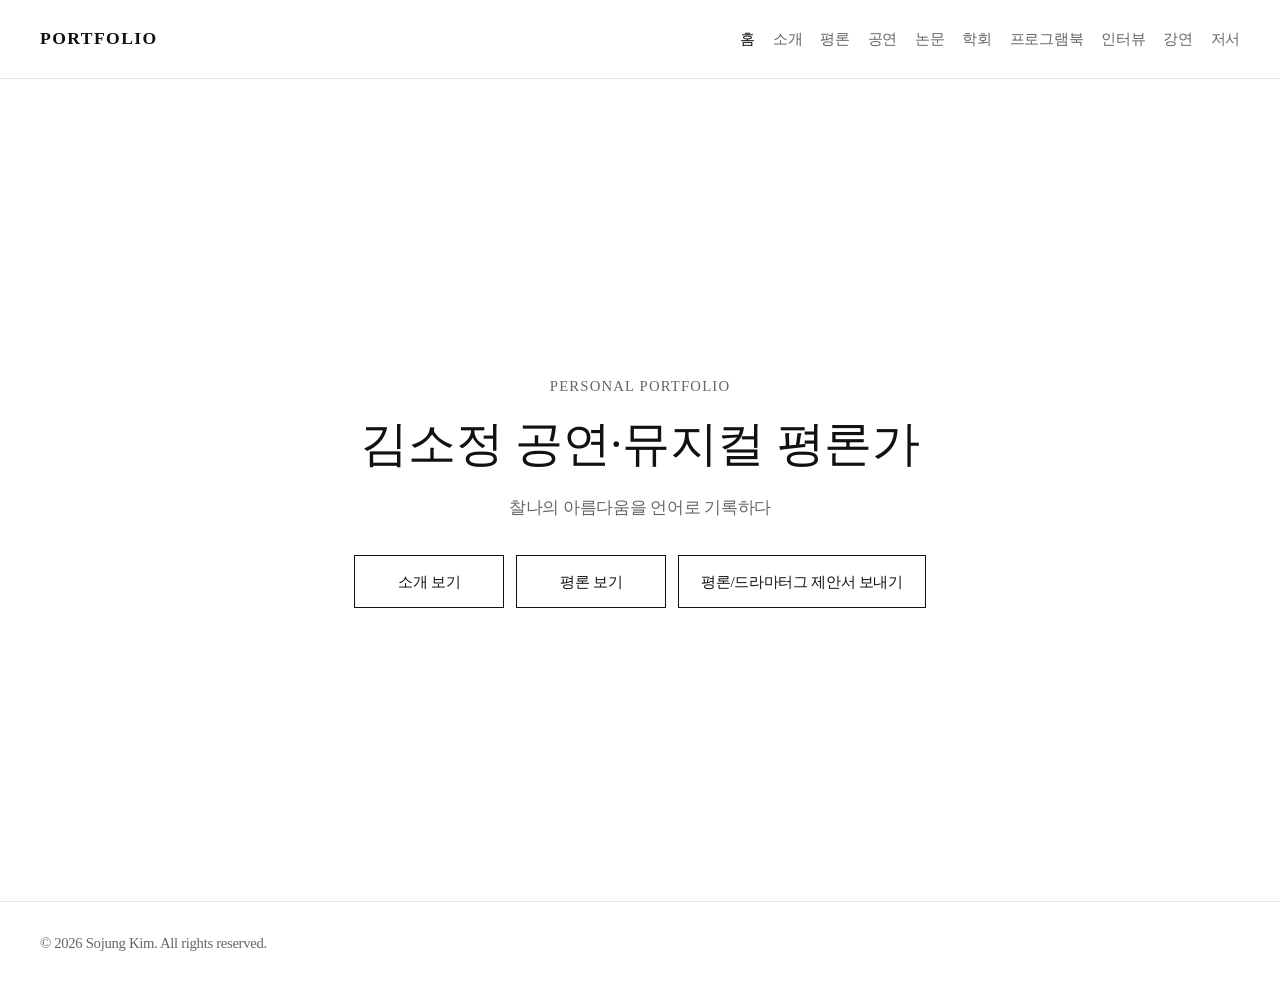
<file: index.html>
<!DOCTYPE html>
<html lang="ko">
<head>
  <meta charset="UTF-8">
  <meta name="viewport" content="width=device-width, initial-scale=1.0">
  <title>홈 | Portfolio</title>
  <link rel="stylesheet" href="style.css">
</head>
<body>
  <header>
    <div class="container nav">
      <a href="index.html" class="brand">Portfolio</a>
      <ul class="nav-links">
        <li><a href="index.html" class="active">홈</a></li>
        <li><a href="about.html">소개</a></li>
        <li><a href="critics.html">평론</a></li>
        <li><a href="performances.html">공연</a></li>
        <li><a href="papers.html">논문</a></li>
        <li><a href="conference.html">학회</a></li>
        <li><a href="programbook.html">프로그램북</a></li>
	<li><a href="interview.html">인터뷰</a></li>
        <li><a href="lectures.html">강연</a></li>
        <li><a href="books.html">저서</a></li>       
      </ul>
    </div>
  </header>

  <main>
    <section class="hero">
      <div class="container hero-inner">
<span class="eyebrow fade-up delay-1">PERSONAL PORTFOLIO</span>
<h1 class="fade-up delay-2">김소정 공연·뮤지컬 평론가</h1>
<p class="fade-up delay-3">찰나의 아름다움을 언어로 기록하다</p>
<div class="hero-actions fade-up delay-4">
  <a class="btn" href="about.html">소개 보기</a>
  <a class="btn" href="critics.html">평론 보기</a>
	<a class="btn" href="mailto:elisabethkim09@gmail.com">평론/드라마터그 제안서 보내기</a>
</div>

        
        </div>
      </div>
    </section>
  </main>

  <footer>
    <div class="container">© 2026 Sojung Kim. All rights reserved.</div>
  </footer>
</body>
</html>
</file>
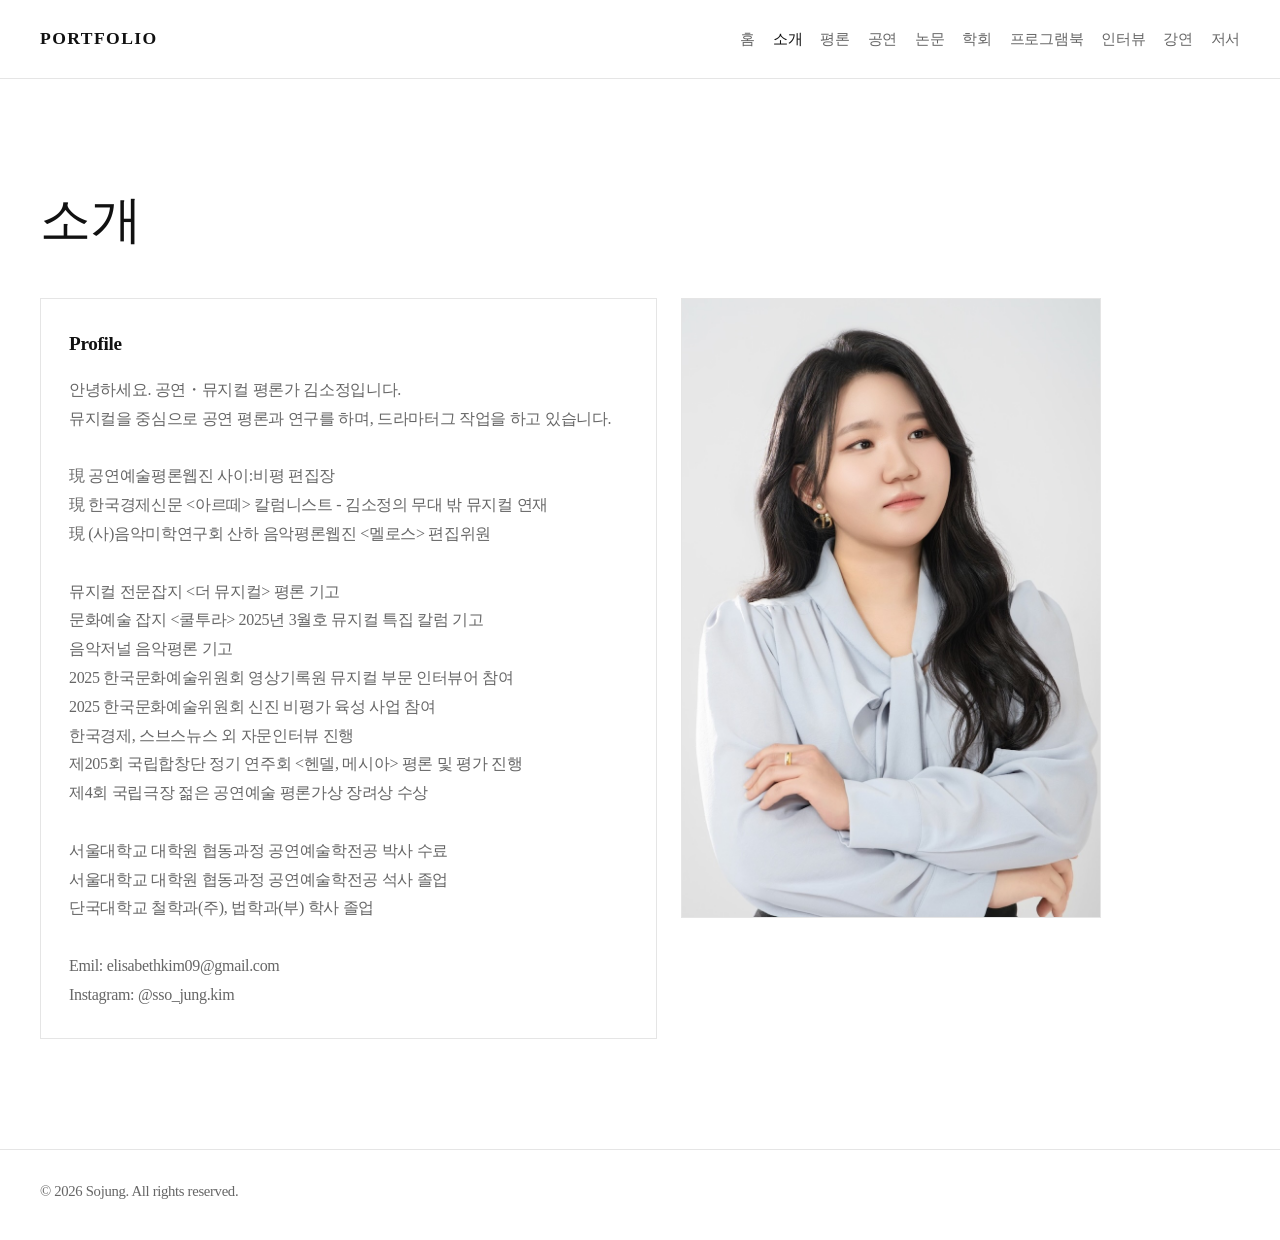
<file: about.html>
<!DOCTYPE html>
<html lang="ko">
<head>
  <meta charset="UTF-8">
  <meta name="viewport" content="width=device-width, initial-scale=1.0">
  <title>소개 | Portfolio</title>
  <link rel="stylesheet" href="style.css">
</head>
<body>
  <header>
    <div class="container nav">
      <a href="index.html" class="brand">Portfolio</a>
      <ul class="nav-links">
        <li><a href="index.html">홈</a></li>
        <li><a href="about.html" class="active">소개</a></li>
        <li><a href="critics.html">평론</a></li>
        <li><a href="performances.html">공연</a></li>
        <li><a href="papers.html">논문</a></li>
        <li><a href="conference.html">학회</a></li>
        <li><a href="programbook.html">프로그램북</a></li>
	<li><a href="interview.html">인터뷰</a></li>
        <li><a href="lectures.html">강연</a></li>
        <li><a href="books.html">저서</a></li>
      </ul>
    </div>
  </header>

  <main>
    <section class="page-section">
      <div class="container">
        <div class="section-head">
          <h1>소개</h1>
        </div>

        <div class="intro-grid">
          <div class="panel">
            <h3>Profile</h3>
            <p>
              안녕하세요. 공연・뮤지컬 평론가 김소정입니다. 
</p>
<p>
뮤지컬을 중심으로 공연 평론과 연구를 하며, 드라마터그 작업을 하고 있습니다. 
</p>
            </p>
            <br>
            <p> 現 공연예술평론웹진 사이:비평 편집장 </p> 

			  <p>
             現 한국경제신문 <아르떼> 칼럼니스트 - 김소정의 무대 밖 뮤지컬 연재
</p>
<p>
             現 (사)음악미학연구회 산하 음악평론웹진 <멜로스> 편집위원 
</p>
			  <br> 
<p>
             뮤지컬 전문잡지 <더 뮤지컬> 평론 기고 
</p>
<p>
             문화예술 잡지 <쿨투라> 2025년 3월호 뮤지컬 특집 칼럼 기고
</p>
<p>
             음악저널 음악평론 기고
             </p>
<p>
             2025 한국문화예술위원회 영상기록원 뮤지컬 부문 인터뷰어 참여
</p>
<p>
             2025 한국문화예술위원회 신진 비평가 육성 사업 참여
</p>
<p>
             한국경제, 스브스뉴스 외 자문인터뷰 진행
</p>
<p>
             제205회 국립합창단 정기 연주회 <헨델, 메시아> 평론 및 평가 진행
</p>


             <p>
	     제4회 국립극장 젊은 공연예술 평론가상 장려상 수상
            </p>
            <br>

			  <p>
		서울대학교 대학원 협동과정 공연예술학전공 박사 수료
			  </p>
			  <p>
		서울대학교 대학원 협동과정 공연예술학전공 석사 졸업
			  </p>
			  <p>
		단국대학교 철학과(주), 법학과(부) 학사 졸업
			  </p>
			  
			  <br>

            <p>
 <a href="mailto:elisabethkim09@gmail.com">Emil: elisabethkim09@gmail.com</a>
             
            </p>
	    <p>
            <a href="https://www.instagram.com/sso_jung.kim/">Instagram: @sso_jung.kim</a>
          </div>

          <div class="profile-box">
            <img src="sojung_copy.jpg" alt="프로필 이미지">
          </div>
        </div>
      </div>
    </section>
  </main>

  <footer>
    <div class="container">© 2026 Sojung. All rights reserved.</div>
  </footer>
</body>
</html>
</file>
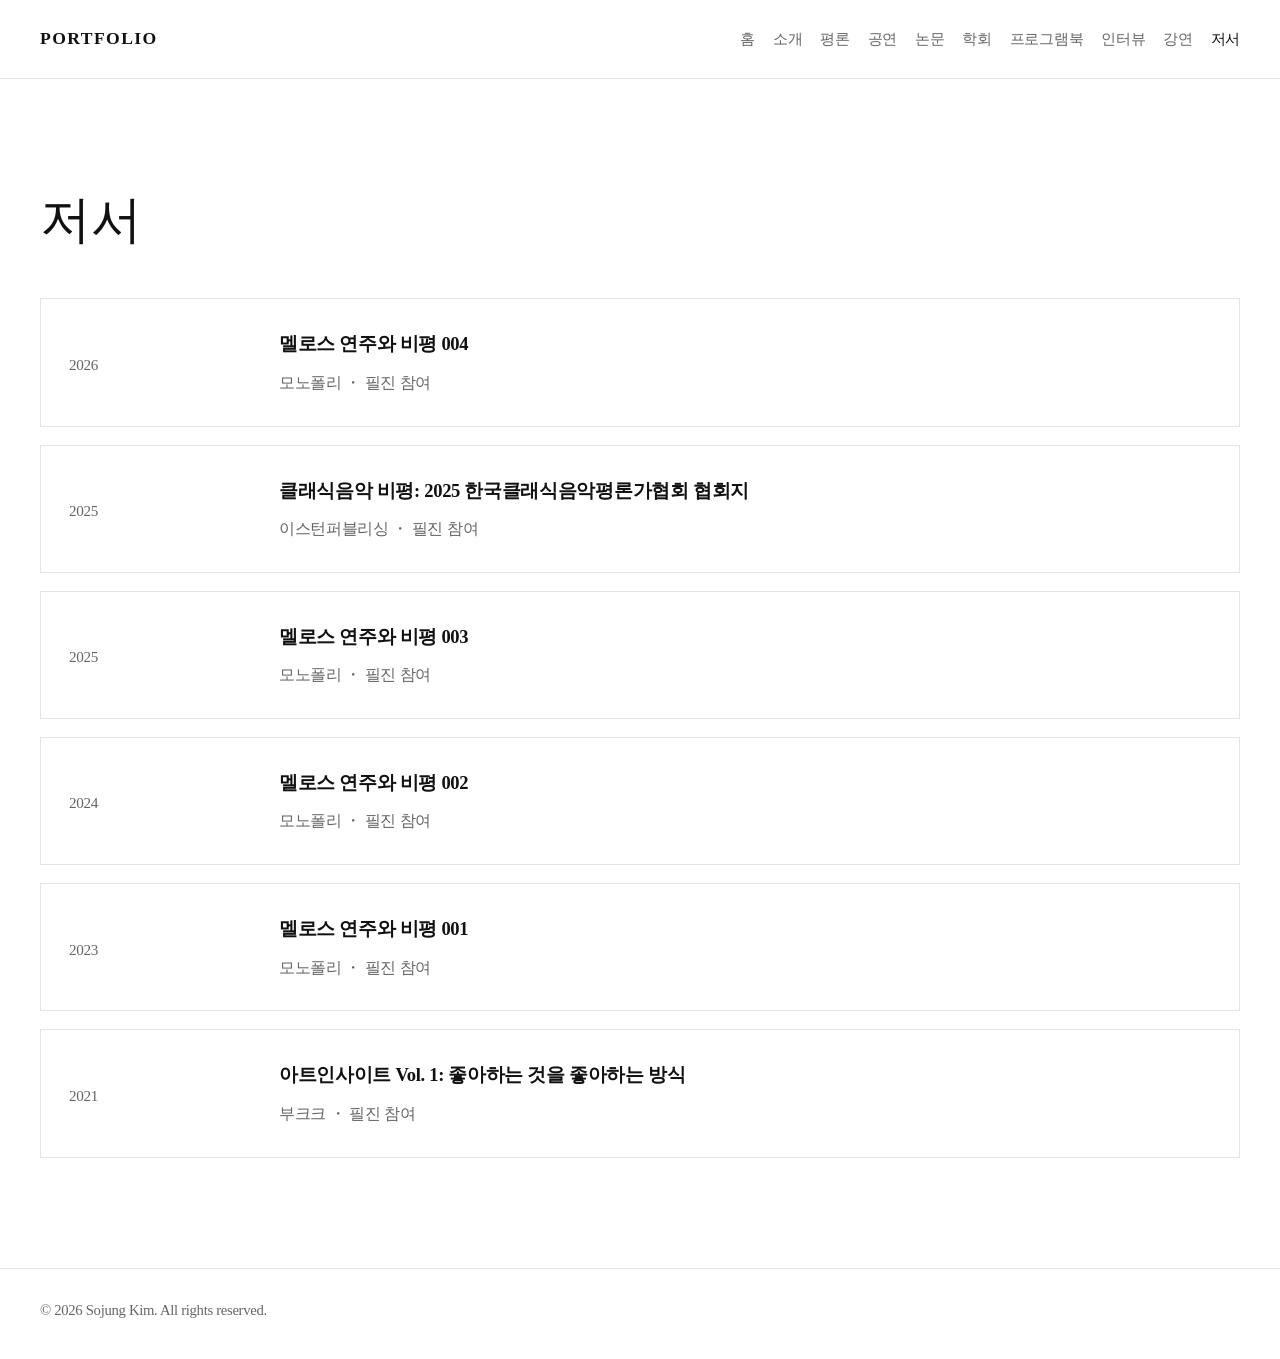
<file: books.html>
<!DOCTYPE html>
<html lang="ko">
<head>
  <meta charset="UTF-8">
  <meta name="viewport" content="width=device-width, initial-scale=1.0">
  <title>저서 | Portfolio</title>
  <link rel="stylesheet" href="style.css">
</head>
<body>
  <header>
    <div class="container nav">
      <a href="index.html" class="brand">Portfolio</a>
      <ul class="nav-links">
        <li><a href="index.html">홈</a></li>
        <li><a href="about.html">소개</a></li>
        <li><a href="critics.html">평론</a></li>
        <li><a href="performances.html">공연</a></li>
        <li><a href="papers.html">논문</a></li>
        <li><a href="conference.html">학회</a></li>
        <li><a href="programbook.html">프로그램북</a></li>
	<li><a href="interview.html">인터뷰</a></li>
        <li><a href="lectures.html">강연</a></li>
        <li><a href="books.html" class="active">저서</a></li>
      </ul>
    </div>
  </header>

  <main>
    <section class="page-section">
      <div class="container">
        <div class="section-head">
          <h1>저서</h1>
        </div>

<div class="list-wrap">
          <article class="list-item">
            <div class="year">2026</div>
            <div>
              <h3>멜로스 연주와 비평 004</h3>
              <p>모노폴리 ・ 필진 참여</p>
            </div>
          </article>
		  
<div class="list-wrap">
          <article class="list-item">
            <div class="year">2025</div>
            <div>
              <h3>클래식음악 비평: 2025 한국클래식음악평론가협회 협회지</h3>
              <p>이스턴퍼블리싱 ・ 필진 참여</p>
            </div>
          </article>

<div class="list-wrap">
          <article class="list-item">
            <div class="year">2025</div>
            <div>
              <h3>멜로스 연주와 비평 003</h3>
              <p>모노폴리 ・ 필진 참여</p>
            </div>
          </article>

<div class="list-wrap">
          <article class="list-item">
            <div class="year">2024</div>
            <div>
              <h3>멜로스 연주와 비평 002</h3>
              <p>모노폴리 ・ 필진 참여</p>
            </div>
          </article>

        <div class="list-wrap">
          <article class="list-item">
            <div class="year">2023</div>
            <div>
              <h3>멜로스 연주와 비평 001</h3>
              <p>모노폴리 ・ 필진 참여</p>
            </div>
          </article>

          <article class="list-item">
            <div class="year">2021</div>
            <div>
              <h3>아트인사이트 Vol. 1: 좋아하는 것을 좋아하는 방식</h3>
              <p>부크크 ・ 필진 참여 </p>
            </div>
          </article>
        </div>
      </div>
    </section>
  </main>

  <footer>
    <div class="container">© 2026 Sojung Kim. All rights reserved.</div>
  </footer>
</body>
</html>
</file>
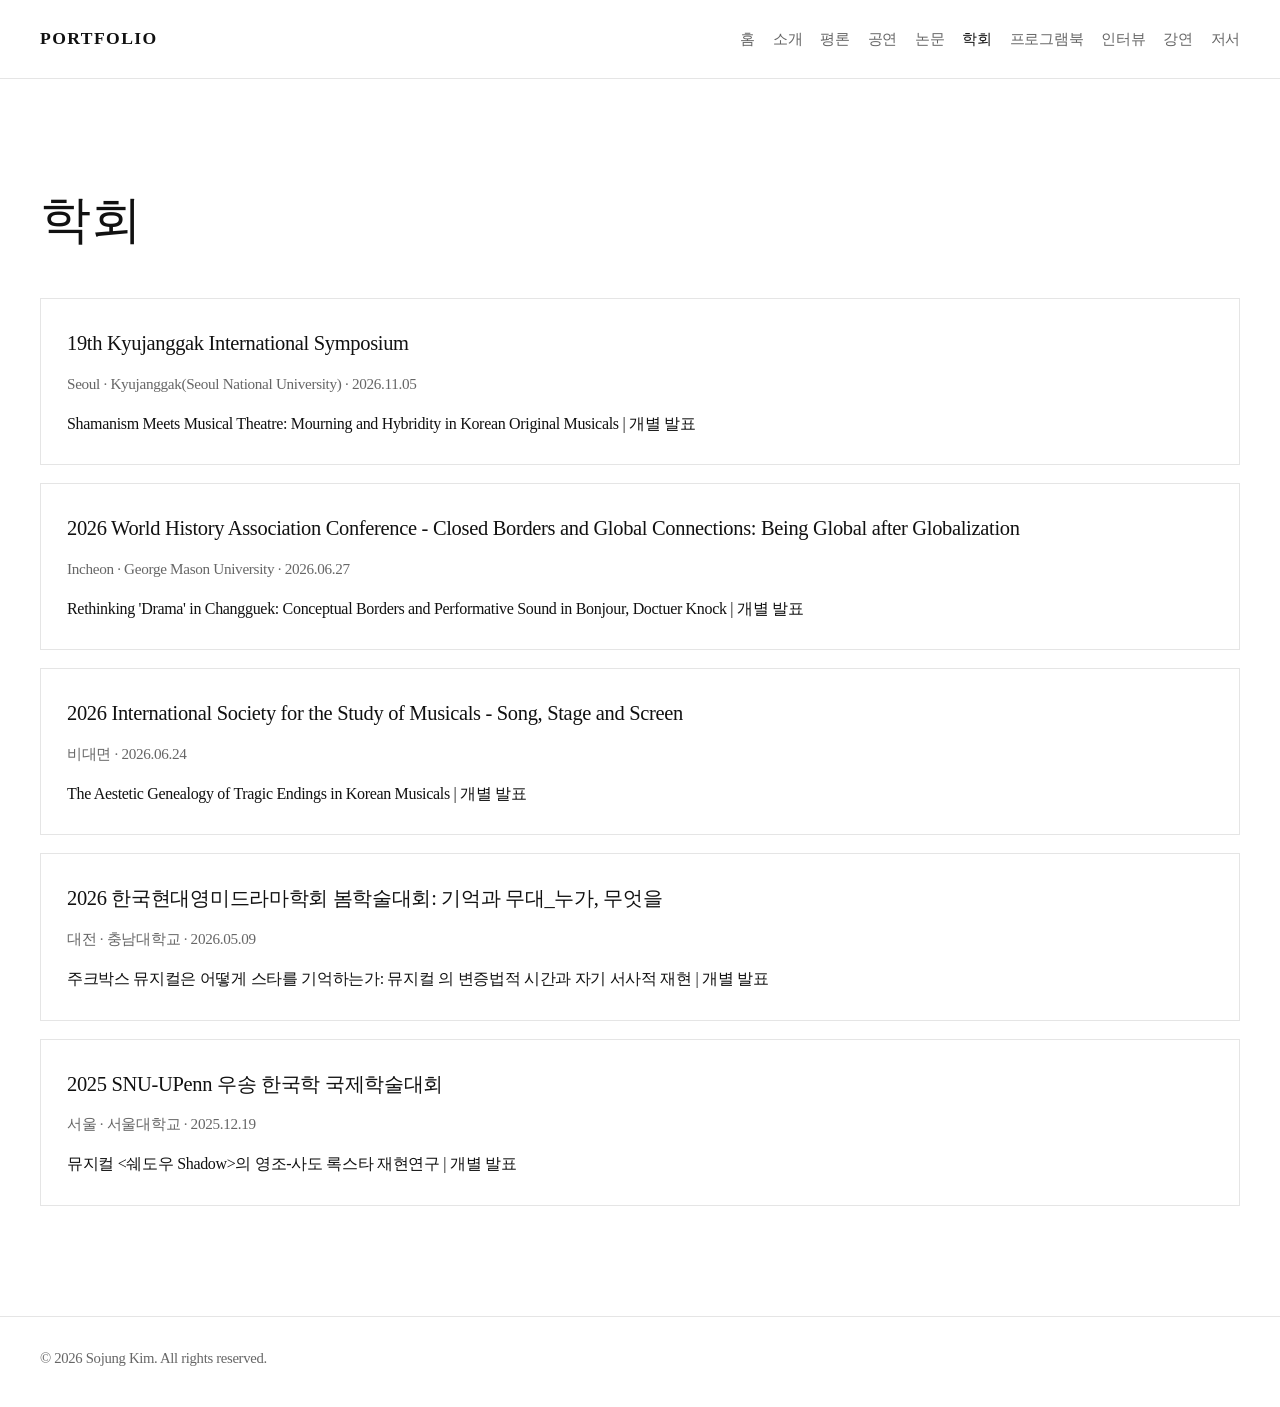
<file: conference.html>
<!DOCTYPE html>
<html lang="ko">
<head>
  <meta charset="UTF-8">
  <meta name="viewport" content="width=device-width, initial-scale=1.0">
  <title>학회 | Portfolio</title>
  <link rel="stylesheet" href="style.css">
</head>
<body>
  <header>
    <div class="container nav">
      <a href="index.html" class="brand">Portfolio</a>
      <ul class="nav-links">
        <li><a href="index.html">홈</a></li>
        <li><a href="about.html">소개</a></li>
        <li><a href="critics.html">평론</a></li>
        <li><a href="performances.html">공연</a></li>
        <li><a href="papers.html">논문</a></li>
        <li><a href="conference.html" class="active">학회</a></li>
        <li><a href="programbook.html">프로그램북</a></li>
	<li><a href="interview.html">인터뷰</a></li>
        <li><a href="lectures.html">강연</a></li>
        <li><a href="books.html">저서</a></li>
      </ul>
    </div>
  </header>

  <main>
    <section class="page-section">
      <div class="container">
        <div class="section-head">
          <h1>학회</h1>
        </div>

        <div class="list-wrap">

<article class="feature">
            <div class="item-title">
	<a href="https://icks.snu.ac.kr/main/en/sub/community/schedule_read.asp?BOARD_IDX=423">
	19th Kyujanggak International Symposium
	</a>
	</div>
            <div class="meta">Seoul · Kyujanggak(Seoul National University) · 2026.11.05</div>
            <p>Shamanism Meets Musical Theatre: Mourning and Hybridity in Korean Original Musicals | 개별 발표</p>
          </article>
			
<article class="feature">
            <div class="item-title">
	<a href="https://www.academicjobs.com/conferences/1539" target="_blank">
	2026 World History Association Conference - Closed Borders and Global Connections: Being Global after Globalization
	</a>
	</div>
            <div class="meta">Incheon · George Mason University · 2026.06.27</div>
            <p>Rethinking 'Drama' in Changguek: Conceptual Borders and Performative Sound in Bonjour, Doctuer Knock | 개별 발표</p>
          </article>

			<article class="feature">
            <div class="item-title">
	<a href="https://songstageandscreen2026.my.canva.site" target="_blank">
	2026 International Society for the Study of Musicals - Song, Stage and Screen
	</a>
	</div>
            <div class="meta">비대면 · 2026.06.24</div>
            <p>The Aestetic Genealogy of Tragic Endings in Korean Musicals | 개별 발표</p>
          </article>
			
			<article class="feature">
            <div class="item-title">
	<a href="musicalmj.png" target="_blank">
	2026 한국현대영미드라마학회 봄학술대회: 기억과 무대_누가, 무엇을
	</a>
	</div>
            <div class="meta">대전 · 충남대학교 · 2026.05.09</div>
            <p>주크박스 뮤지컬은 어떻게 스타를 기억하는가: 뮤지컬 <MJ>의 변증법적 시간과 자기 서사적 재현</MJ> | 개별 발표</p>
          </article>

          <article class="feature">
            <div class="item-title">
	<a href="poster1.png" target="_blank">
	2025 SNU-UPenn 우송 한국학 국제학술대회
	</a>
	</div>
            <div class="meta">서울 · 서울대학교 · 2025.12.19</div>
            <p>뮤지컬 <쉐도우 Shadow>의 영조-사도 록스타 재현연구 | 개별 발표</p>
          </article>
        </div>
      </div>
    </section>
  </main>

  <footer>
    <div class="container">© 2026 Sojung Kim. All rights reserved.</div>
  </footer>
</body>
</html>
</file>
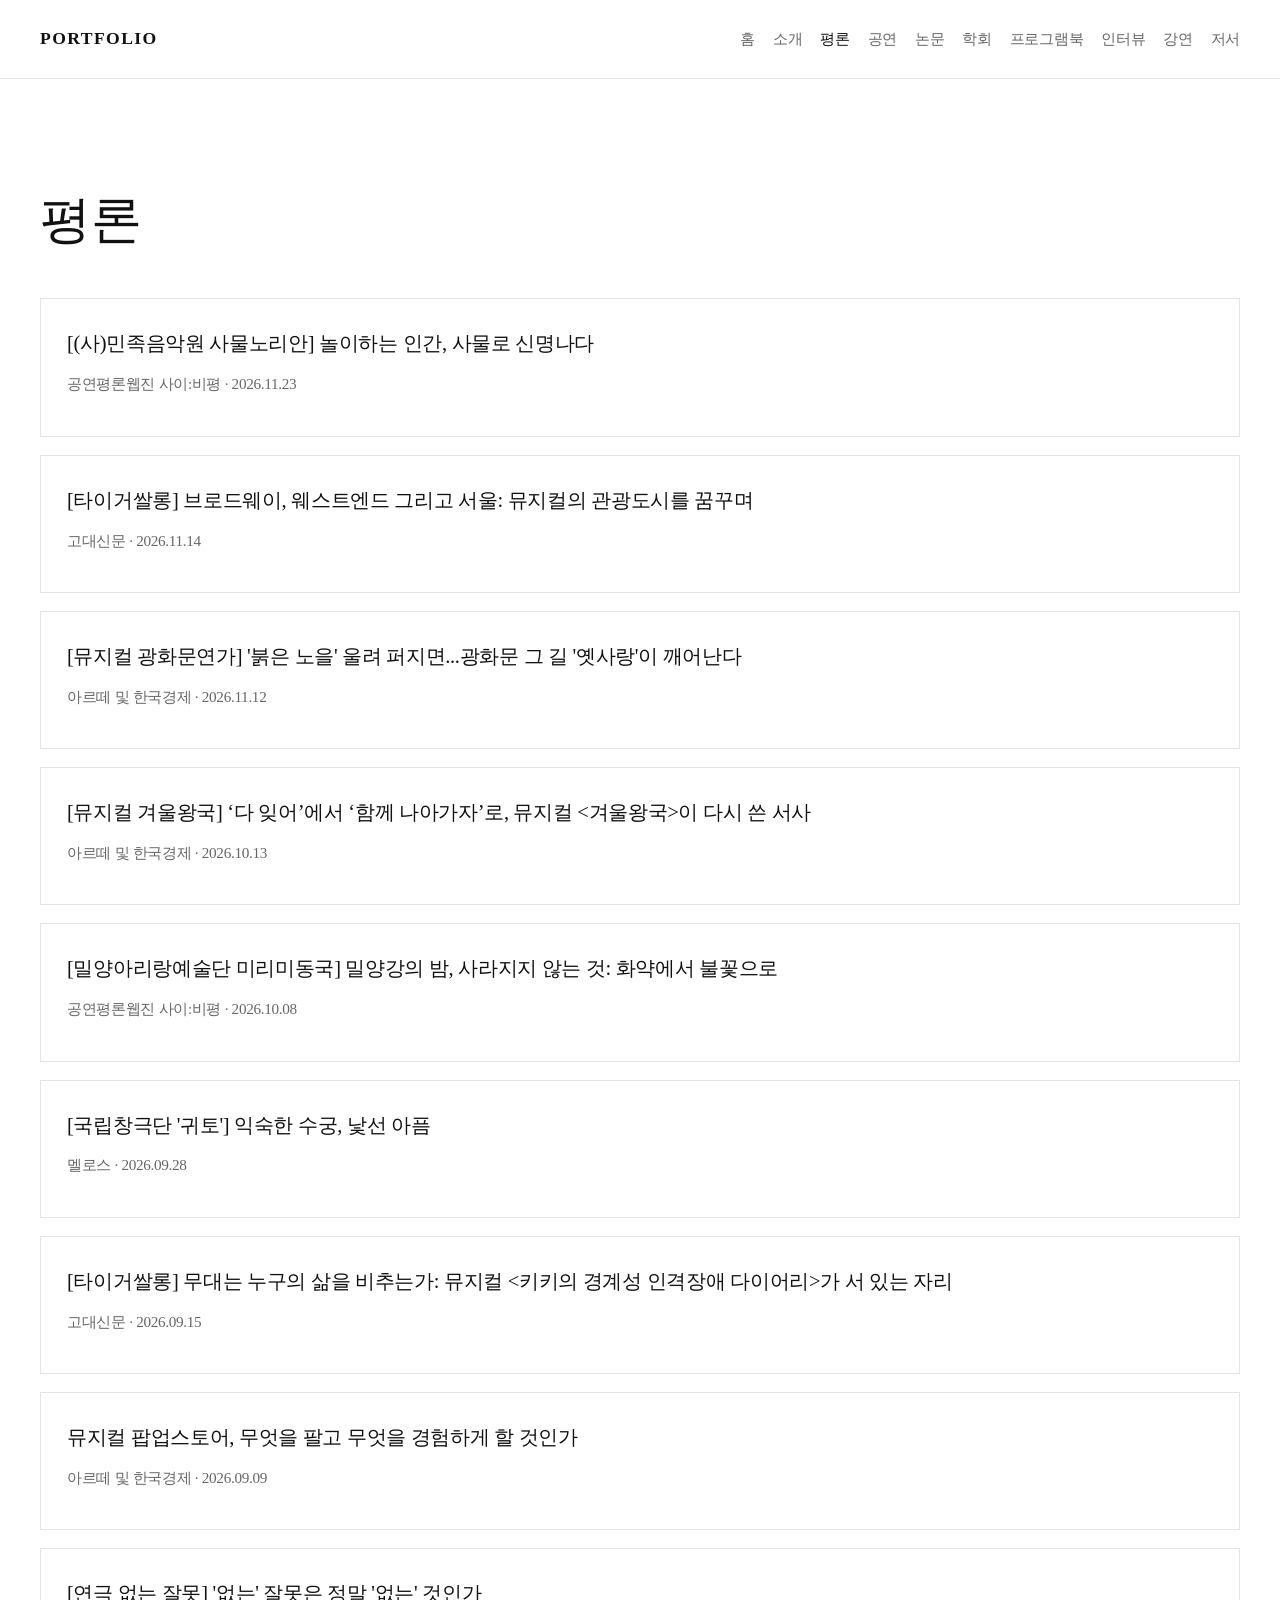
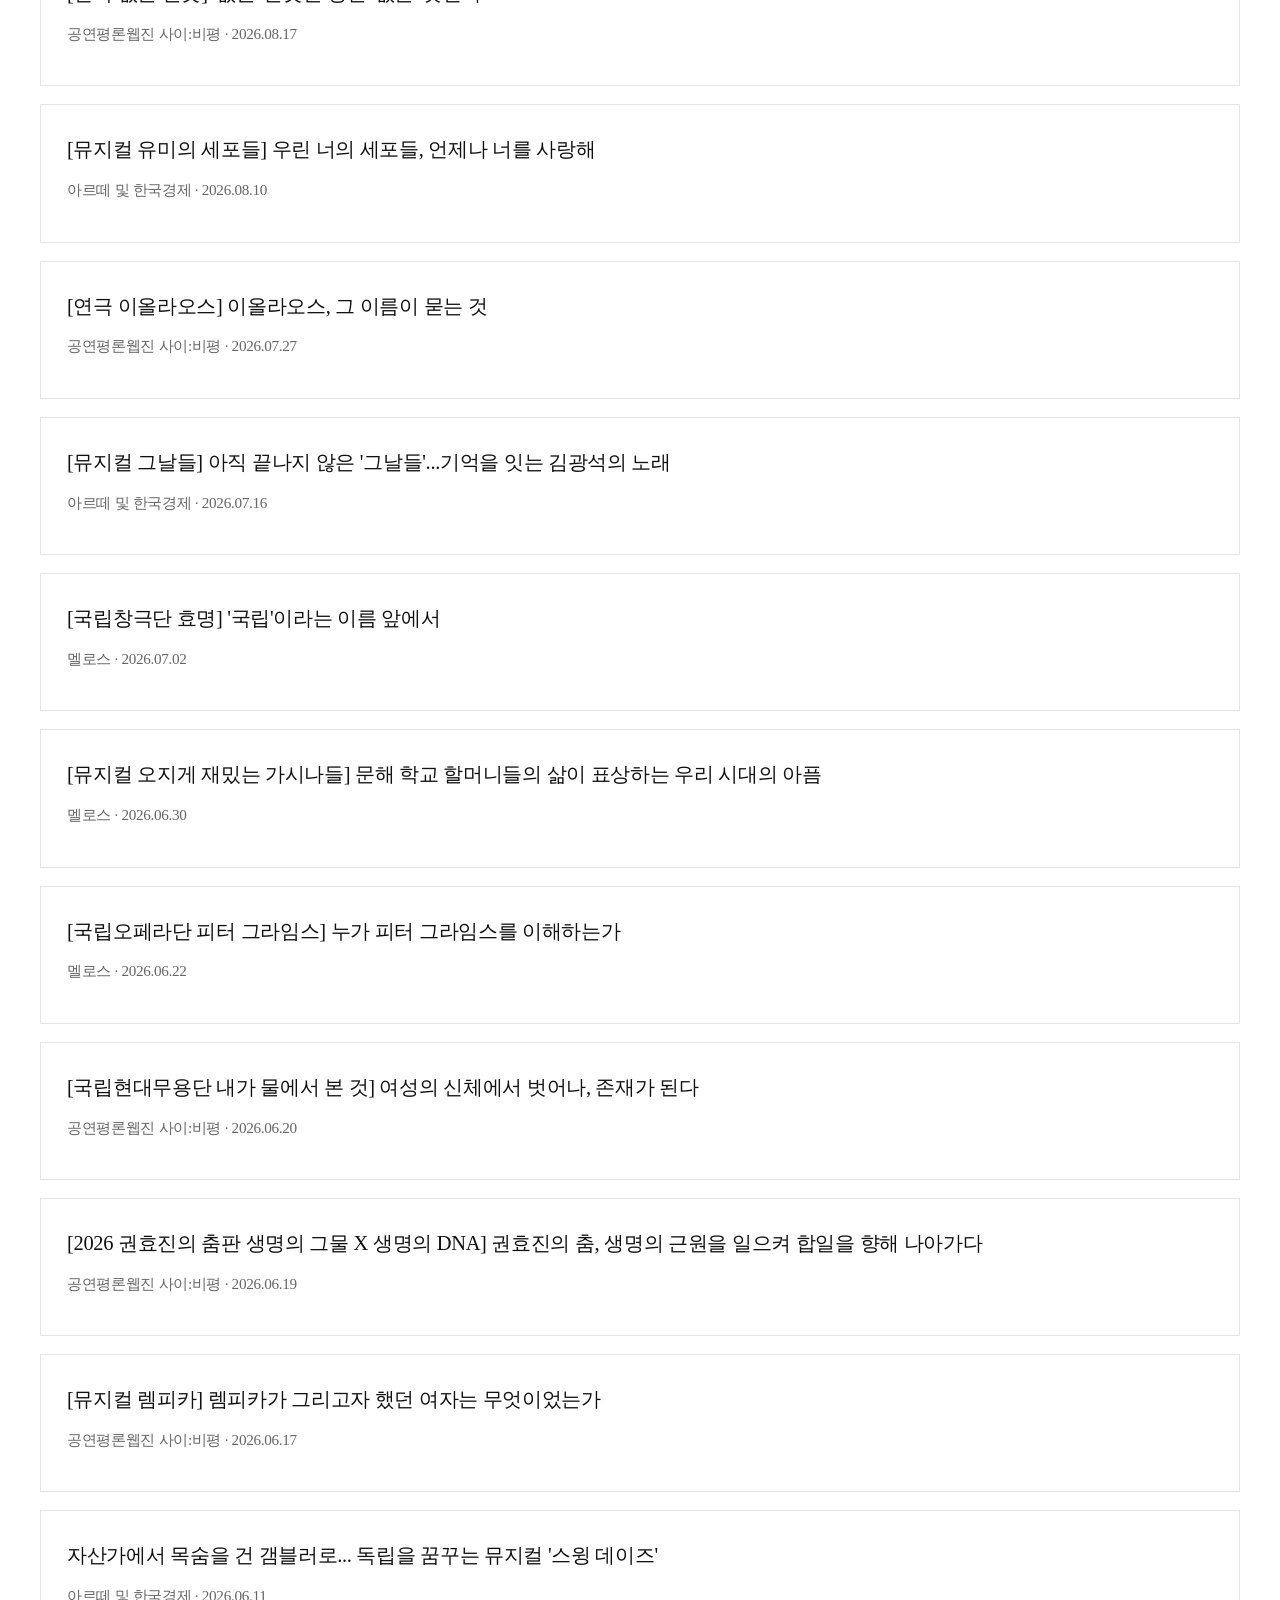
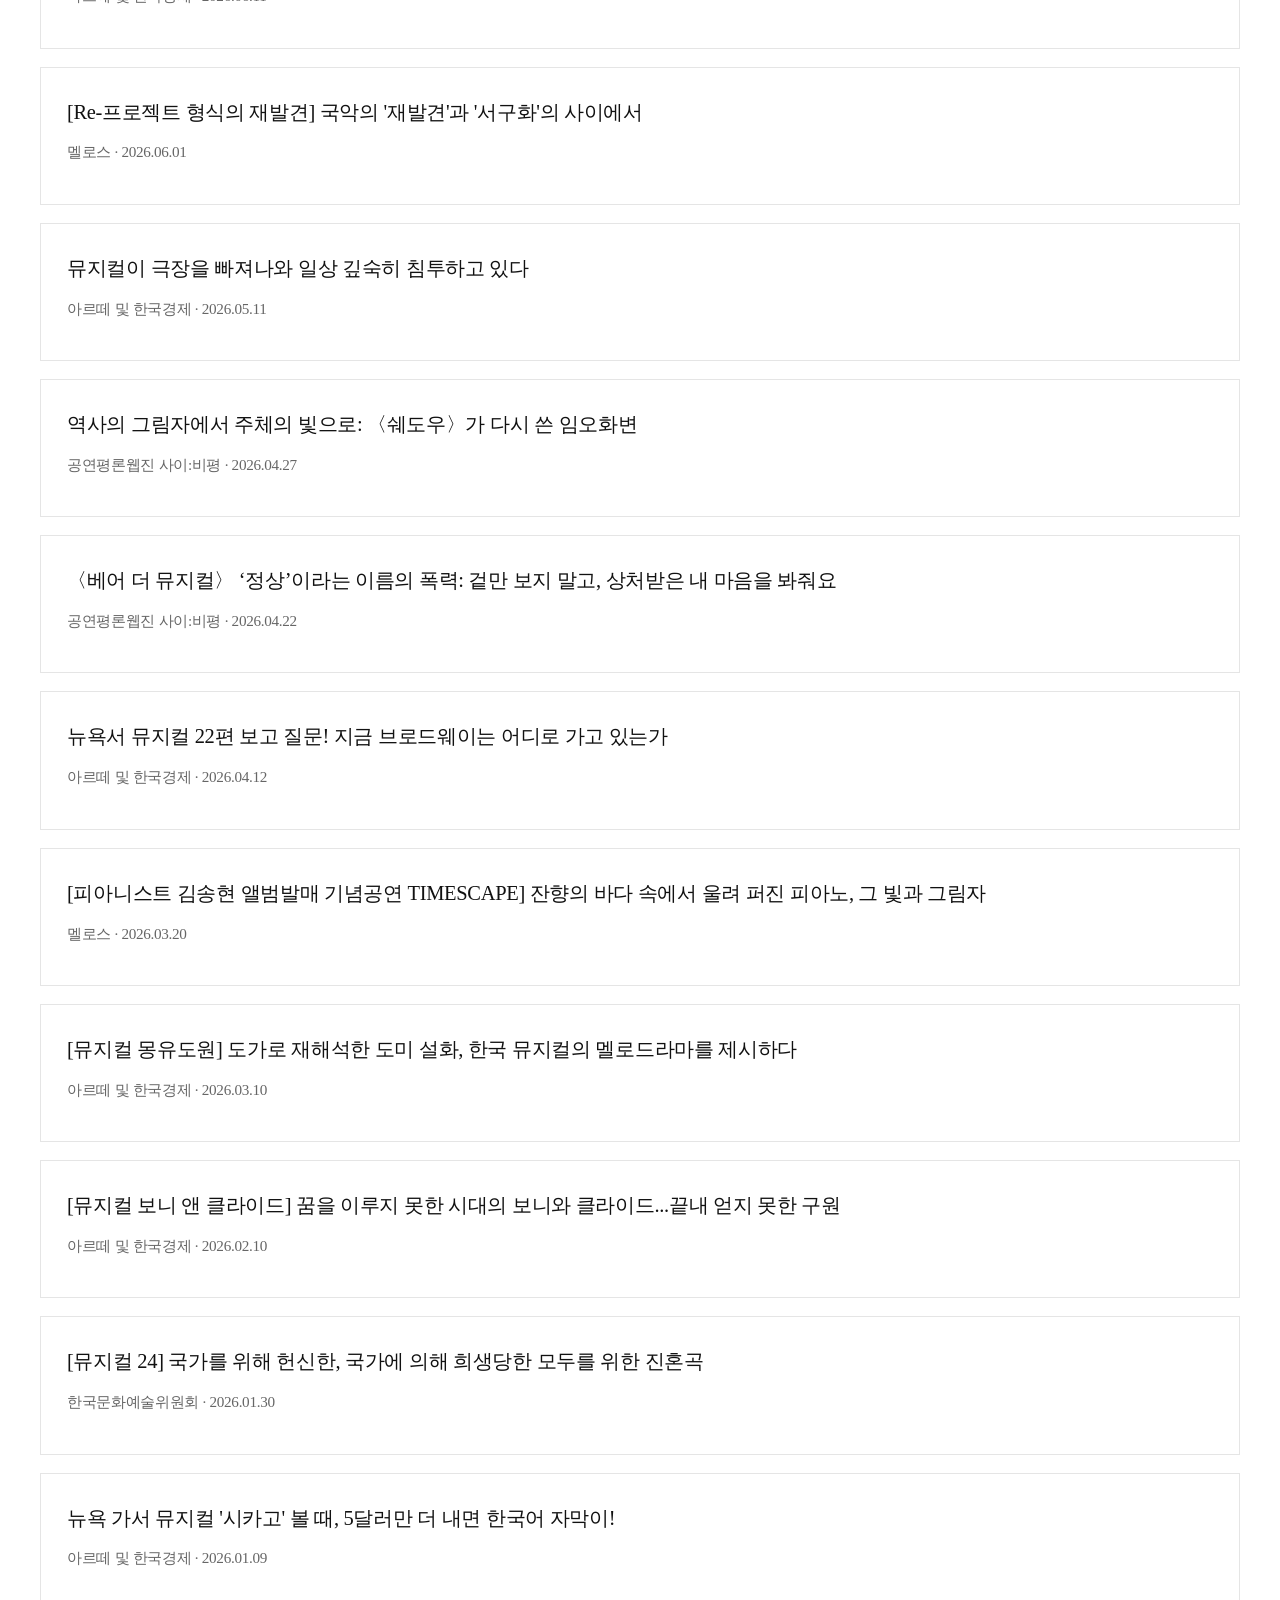
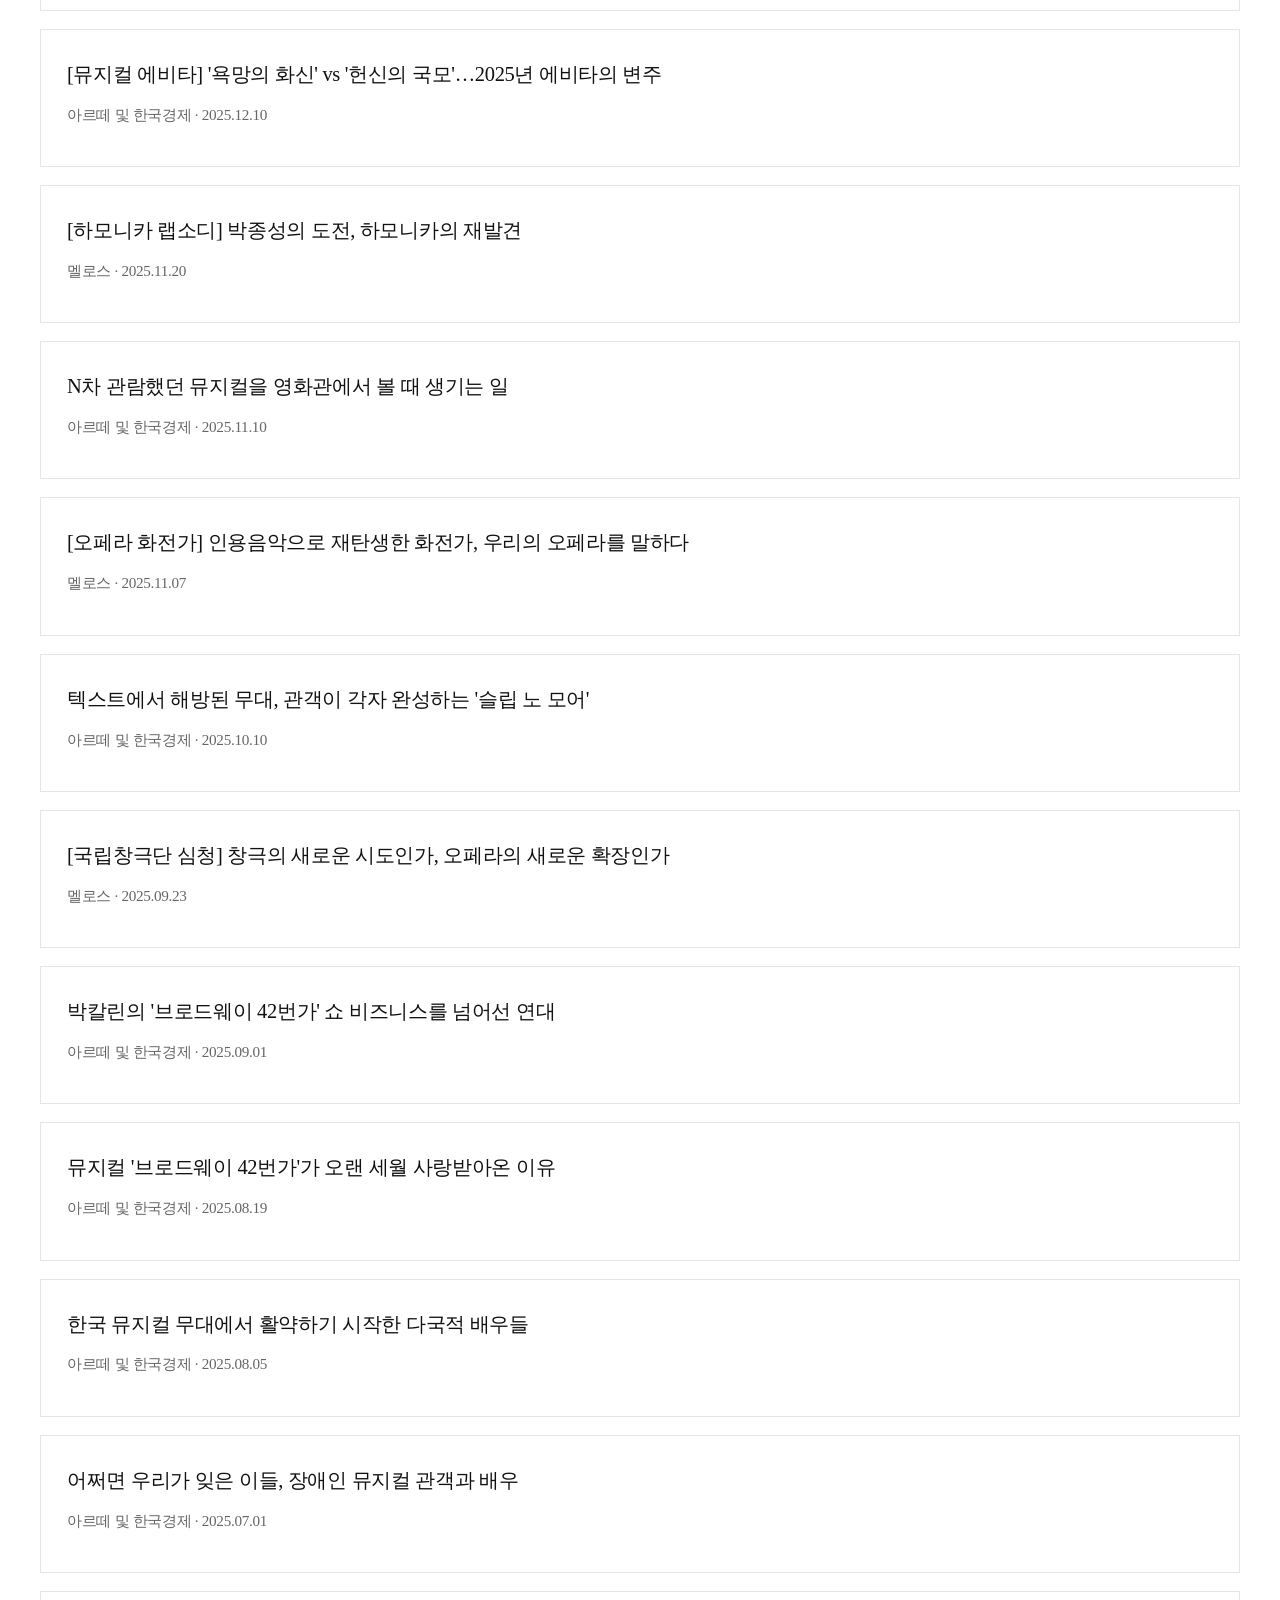
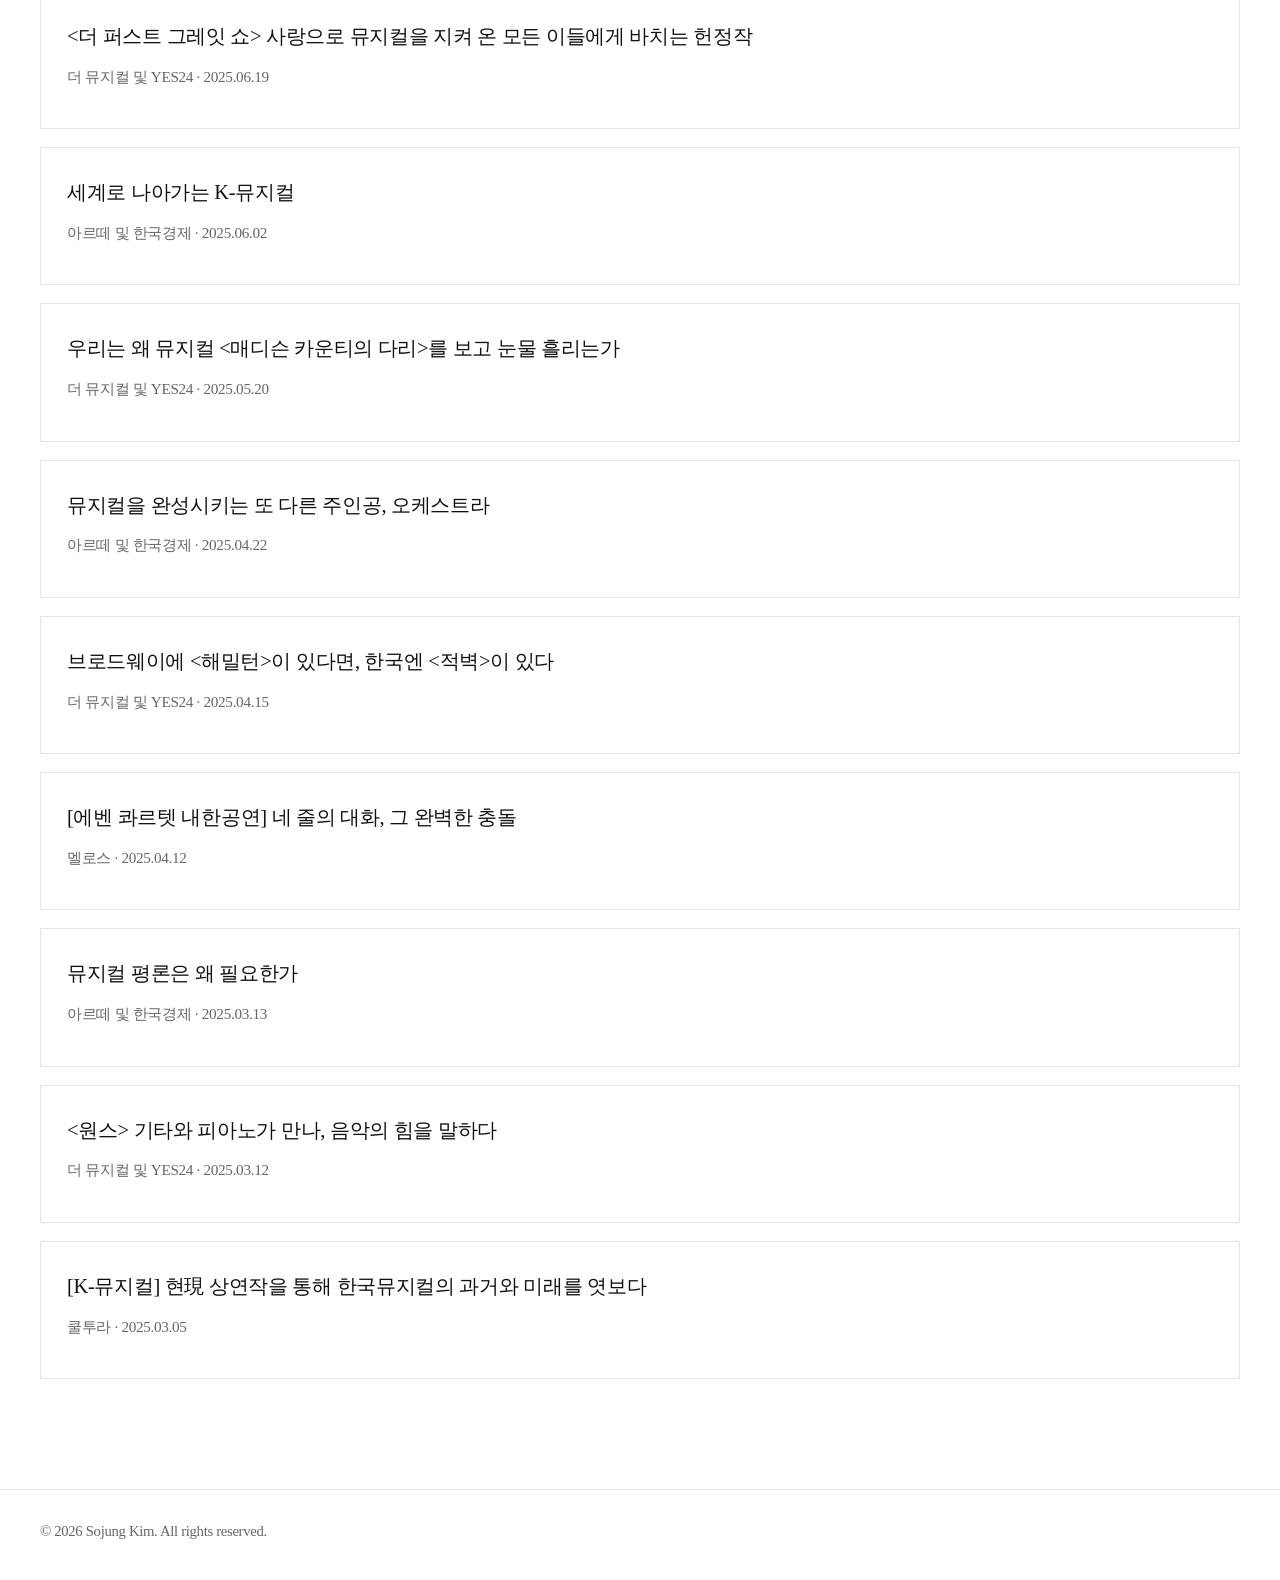
<file: critics.html>
<!DOCTYPE html>
<html lang="ko">
<head>
  <meta charset="UTF-8">
  <meta name="viewport" content="width=device-width, initial-scale=1.0">
  <title>평론 | Portfolio</title>
  <link rel="stylesheet" href="style.css">
</head>
<body>
  <header>
    <div class="container nav">
      <a href="index.html" class="brand">Portfolio</a>
      <ul class="nav-links">
        <li><a href="index.html">홈</a></li>
        <li><a href="about.html">소개</a></li>
        <li><a href="critics.html" class="active">평론</a></li>
        <li><a href="performances.html">공연</a></li>
        <li><a href="papers.html">논문</a></li>
        <li><a href="conference.html">학회</a></li>
        <li><a href="programbook.html">프로그램북</a></li>
	<li><a href="interview.html">인터뷰</a></li>
        <li><a href="lectures.html">강연</a></li>
        <li><a href="books.html">저서</a></li>
      </ul>
    </div>
  </header>

  <main>
    <section class="page-section">
      <div class="container">
        <div class="section-head">
          <h1>평론</h1>
        </div>

        <div class="list-wrap">

			<article class="feature">
             <div class="item-title">
  <a href="https://saicriticism.com/%eb%86%80%ec%9d%b4%ed%95%98%eb%8a%94-%ec%9d%b8%ea%b0%84-%ec%82%ac%eb%ac%bc%eb%a1%9c-%ec%8b%a0%eb%aa%85-%eb%82%98%eb%8b%a4-%ec%82%ac%eb%af%bc%ec%a1%b1%ec%9d%8c%ec%95%85%ec%9b%90-%ec%82%ac/">
  [(사)민족음악원 사물노리안] 놀이하는 인간, 사물로 신명나다
  </a>
</div>
            <div class="meta">공연평론웹진 사이:비평 · 2026.11.23</div>
          </article>


			<article class="feature">
             <div class="item-title">
  <a href="https://www.kunews.ac.kr/news/articleView.html?idxno=51799">
  [타이거쌀롱] 브로드웨이, 웨스트엔드 그리고 서울: 뮤지컬의 관광도시를 꿈꾸며
  </a>
</div>
            <div class="meta">고대신문 · 2026.11.14</div>
          </article>

			<article class="feature">
             <div class="item-title">
  <a href="https://www.arte.co.kr/stage/theme/13969">
  [뮤지컬 광화문연가] '붉은 노을' 울려 퍼지면...광화문 그 길 '옛사랑'이 깨어난다
  </a>
</div>
            <div class="meta">아르떼 및 한국경제 · 2026.11.12</div>
          </article>		

<article class="feature">
             <div class="item-title">
  <a href="https://www.arte.co.kr/stage/theme/13608">
  [뮤지컬 겨울왕국] ‘다 잊어’에서 ‘함께 나아가자’로, 뮤지컬 <겨울왕국>이 다시 쓴 서사
  </a>
</div>
            <div class="meta">아르떼 및 한국경제 · 2026.10.13</div>
          </article>				

<article class="feature">
             <div class="item-title">
  <a href="https://saicriticism.com/%ea%b5%ad%ec%95%85-%eb%af%b8%eb%a6%ac%eb%af%b8%eb%8f%99%ea%b5%ad/">
  [밀양아리랑예술단 미리미동국] 밀양강의 밤, 사라지지 않는 것: 화약에서 불꽃으로
  </a>
</div>
            <div class="meta">공연평론웹진 사이:비평 · 2026.10.08</div>
          </article>

			
				<article class="feature">
             <div class="item-title">
  <a href="https://m.blog.naver.com/yeonju_critic/224425150815">
  [국립창극단 '귀토'] 익숙한 수궁, 낯선 아픔
  </a>
</div>
            <div class="meta">멜로스 · 2026.09.28</div>
          </article>

			<article class="feature">
             <div class="item-title">
  <a href="https://www.kunews.ac.kr/news/articleView.html?idxno=51412">
  [타이거쌀롱] 무대는 누구의 삶을 비추는가: 뮤지컬 <키키의 경계성 인격장애 다이어리>가 서 있는 자리
  </a>
</div>
            <div class="meta">고대신문 · 2026.09.15</div>
          </article>			

			
<article class="feature">
             <div class="item-title">
  <a href="https://www.arte.co.kr/stage/theme/13285">
  뮤지컬 팝업스토어, 무엇을 팔고 무엇을 경험하게 할 것인가
  </a>
</div>
            <div class="meta">아르떼 및 한국경제 · 2026.09.09</div>
          </article>			

<article class="feature">
             <div class="item-title">
  <a href="https://saicriticism.com/연극-없는잘못/">
  [연극 없는 잘못] '없는' 잘못은 정말 '없는' 것인가
  </a>
</div>
            <div class="meta">공연평론웹진 사이:비평 · 2026.08.17</div>
          </article>
			
			
<article class="feature">
             <div class="item-title">
  <a href="https://www.arte.co.kr/stage/theme/12989">
  [뮤지컬 유미의 세포들] 우린 너의 세포들, 언제나 너를 사랑해
  </a>
</div>
            <div class="meta">아르떼 및 한국경제 · 2026.08.10</div>
          </article>

			<article class="feature">
             <div class="item-title">
  <a href="https://saicriticism.com/연극-이올라오스/">
  [연극 이올라오스] 이올라오스, 그 이름이 묻는 것
  </a>
</div>
            <div class="meta">공연평론웹진 사이:비평 · 2026.07.27</div>
          </article>
			
			
<article class="feature">
             <div class="item-title">
  <a href="https://www.arte.co.kr/stage/theme/12739">
  [뮤지컬 그날들] 아직 끝나지 않은 '그날들'...기억을 잇는 김광석의 노래
  </a>
</div>
            <div class="meta">아르떼 및 한국경제 · 2026.07.16</div>
          </article>

			
			<article class="feature">
             <div class="item-title">
  <a href="https://blog.naver.com/yeonju_critic/224334300164?trackingCode=blog_bloghome_searchlist">
  [국립창극단 효명] '국립'이라는 이름 앞에서
  </a>
</div>
            <div class="meta">멜로스 · 2026.07.02</div>
          </article>

						<article class="feature">
             <div class="item-title">
  <a href="https://blog.naver.com/yeonju_critic/224331165493?trackingCode=blog_bloghome_searchlist">
  [뮤지컬 오지게 재밌는 가시나들] 문해 학교 할머니들의 삶이 표상하는 우리 시대의 아픔
  </a>
</div>
            <div class="meta">멜로스 · 2026.06.30</div>
          </article>

						<article class="feature">
             <div class="item-title">
  <a href="https://blog.naver.com/yeonju_critic/224323368617?trackingCode=blog_bloghome_searchlist">
  [국립오페라단 피터 그라임스] 누가 피터 그라임스를 이해하는가
  </a>
</div>
            <div class="meta">멜로스 · 2026.06.22</div>
          </article>

<article class="feature">
             <div class="item-title">
  <a href="https://saicriticism.com/국립현대무용단-내가-물에서-본-것-여성의-신체에/">
  [국립현대무용단 내가 물에서 본 것] 여성의 신체에서 벗어나, 존재가 된다
  </a>
</div>
            <div class="meta">공연평론웹진 사이:비평 · 2026.06.20</div>
          </article>
			
<article class="feature">
             <div class="item-title">
  <a href="https://saicriticism.com/2026-권효진의-춤판-생명의-그물-x-생명의-dna-권효진의-춤/">
  [2026 권효진의 춤판 생명의 그물 X 생명의 DNA] 권효진의 춤, 생명의 근원을 일으켜 합일을 향해 나아가다
  </a>
</div>
            <div class="meta">공연평론웹진 사이:비평 · 2026.06.19</div>
          </article>
			
<article class="feature">
             <div class="item-title">
  <a href="https://saicriticism.com/뮤지컬-렘피카-렘피카가-그리고자-했던-여자는-무엇/">
  [뮤지컬 렘피카] 렘피카가 그리고자 했던 여자는 무엇이었는가
  </a>
</div>
            <div class="meta">공연평론웹진 사이:비평 · 2026.06.17</div>
          </article>
			
<article class="feature">
             <div class="item-title">
  <a href="https://www.arte.co.kr/stage/theme/12423">
  자산가에서 목숨을 건 갬블러로... 독립을 꿈꾸는 뮤지컬 '스윙 데이즈'
  </a>
</div>
	 <div class="meta">아르떼 및 한국경제 · 2026.06.11</div>
          </article>

			<article class="feature">
             <div class="item-title">
  <a href="https://blog.naver.com/yeonju_critic/224302820680?trackingCode=blog_bloghome_searchlist">
  [Re-프로젝트 형식의 재발견] 국악의 '재발견'과 '서구화'의 사이에서
  </a>
</div>
            <div class="meta">멜로스 · 2026.06.01</div>
          </article>

			<article class="feature">
             <div class="item-title">
  <a href="https://www.arte.co.kr/stage/theme/12123">
  뮤지컬이 극장을 빠져나와 일상 깊숙히 침투하고 있다
  </a>
</div>
            <div class="meta">아르떼 및 한국경제 · 2026.05.11</div>
          </article>

			
			<article class="feature">
             <div class="item-title">
  <a href="https://saicriticism.com/뮤지컬-쉐도우-역사의-그림자에서-주체의-빛으로/">
  역사의 그림자에서 주체의 빛으로: 〈쉐도우〉가 다시 쓴 임오화변
  </a>
</div>
            <div class="meta">공연평론웹진 사이:비평 · 2026.04.27</div>
          </article>

			<article class="feature">
             <div class="item-title">
  <a href="https://saicriticism.com/https-saicriticism-com-베어-더-뮤지컬-정상이라는-이름의-폭력-겉만/">
  〈베어 더 뮤지컬〉 ‘정상’이라는 이름의 폭력: 겉만 보지 말고, 상처받은 내 마음을 봐줘요
  </a>
</div>
            <div class="meta">공연평론웹진 사이:비평 · 2026.04.22</div>
          </article>

			<article class="feature">
             <div class="item-title">
  <a href="https://www.arte.co.kr/stage/theme/11840">
  뉴욕서 뮤지컬 22편 보고 질문! 지금 브로드웨이는 어디로 가고 있는가
  </a>
</div>
            <div class="meta">아르떼 및 한국경제 · 2026.04.12</div>
          </article>

<article class="feature">
             <div class="item-title">
  <a href="https://blog.naver.com/yeonju_critic/224223670211">
  [피아니스트 김송현 앨범발매 기념공연 TIMESCAPE] 잔향의 바다 속에서 울려 퍼진 피아노, 그 빛과 그림자
  </a>
</div>
            <div class="meta">멜로스 · 2026.03.20</div>
          </article>
  
<article class="feature">
             <div class="item-title">
  <a href="https://www.arte.co.kr/stage/theme/11453">
  [뮤지컬 몽유도원] 도가로 재해석한 도미 설화, 한국 뮤지컬의 멜로드라마를 제시하다
  </a>
</div>
            <div class="meta">아르떼 및 한국경제 · 2026.03.10</div>
          </article>


<article class="feature">
             <div class="item-title">
  <a href="https://www.arte.co.kr/stage/theme/11198">
  [뮤지컬 보니 앤 클라이드] 꿈을 이루지 못한 시대의 보니와 클라이드...끝내 얻지 못한 구원
  </a>
</div>
            <div class="meta">아르떼 및 한국경제 · 2026.02.10</div>
          </article>

<article class="feature">
             <div class="item-title">
  <a href="https://blog.naver.com/arko_korea/224165094919">
  [뮤지컬 24] 국가를 위해 헌신한, 국가에 의해 희생당한 모두를 위한 진혼곡
  </a>
</div>
            <div class="meta">한국문화예술위원회 · 2026.01.30</div>
          </article>

<article class="feature">
             <div class="item-title">
  <a href="https://www.arte.co.kr/stage/theme/10901">
  뉴욕 가서 뮤지컬 '시카고' 볼 때, 5달러만 더 내면 한국어 자막이!
  </a>
</div>
            <div class="meta">아르떼 및 한국경제 · 2026.01.09</div>
          </article>

<article class="feature">
             <div class="item-title">
  <a href="https://www.arte.co.kr/stage/theme/10638">
  [뮤지컬 에비타] '욕망의 화신' vs '헌신의 국모'…2025년 에비타의 변주
  </a>
</div>
            <div class="meta">아르떼 및 한국경제 · 2025.12.10</div>
          </article>


<article class="feature">
             <div class="item-title">
  <a href="https://blog.naver.com/yeonju_critic/224082483545">
[하모니카 랩소디] 박종성의 도전, 하모니카의 재발견
  </a>
</div>
            <div class="meta">멜로스 · 2025.11.20</div>
          </article>


<article class="feature">
             <div class="item-title">
  <a href="https://www.arte.co.kr/stage/theme/10343">
N차 관람했던 뮤지컬을 영화관에서 볼 때 생기는 일
  </a>
</div>
            <div class="meta">아르떼 및 한국경제 · 2025.11.10</div>
          </article>

<article class="feature">
             <div class="item-title">
  <a href="https://blog.naver.com/yeonju_critic/224068429404">
[오페라 화전가] 인용음악으로 재탄생한 화전가, 우리의 오페라를 말하다
  </a>
</div>
            <div class="meta">멜로스 · 2025.11.07</div>
          </article>

<article class="feature">
             <div class="item-title">
  <a href="https://www.arte.co.kr/stage/theme/9979">
텍스트에서 해방된 무대, 관객이 각자 완성하는 '슬립 노 모어'
  </a>
</div>
            <div class="meta">아르떼 및 한국경제 · 2025.10.10</div>
          </article>

<article class="feature">
             <div class="item-title">
  <a href="https://blog.naver.com/yeonju_critic/224018816388">
 [국립창극단 심청] 창극의 새로운 시도인가, 오페라의 새로운 확장인가 
  </a>
</div>
            <div class="meta">멜로스 · 2025.09.23</div>
          </article>



<article class="feature">
             <div class="item-title">
  <a href="https://www.arte.co.kr/stage/theme/9552">
 박칼린의 '브로드웨이 42번가' 쇼 비즈니스를 넘어선 연대
  </a>
</div>
            <div class="meta">아르떼 및 한국경제 · 2025.09.01</div>
          </article>


<article class="feature">
             <div class="item-title">
  <a href="https://www.arte.co.kr/stage/theme/9394">
뮤지컬 '브로드웨이 42번가'가 오랜 세월 사랑받아온 이유
  </a>
</div>
            <div class="meta">아르떼 및 한국경제 · 2025.08.19</div>
          </article>



<article class="feature">
             <div class="item-title">
  <a href="https://www.arte.co.kr/stage/theme/9250">
한국 뮤지컬 무대에서 활약하기 시작한 다국적 배우들
  </a>
</div>
            <div class="meta">아르떼 및 한국경제 · 2025.08.05</div>
          </article>

<article class="feature">
             <div class="item-title">
  <a href="https://www.arte.co.kr/stage/theme/8868">
  어쩌면 우리가 잊은 이들, 장애인 뮤지컬 관객과 배우
  </a>
</div>
            <div class="meta">아르떼 및 한국경제 · 2025.07.01</div>
          </article>

 <article class="feature">
             <div class="item-title">
  <a href="https://www.themusical.co.kr/Magazine/Detail?num=5463">
<더 퍼스트 그레잇 쇼> 사랑으로 뮤지컬을 지켜 온 모든 이들에게 바치는 헌정작
  </a>
</div>
            <div class="meta">더 뮤지컬 및 YES24 · 2025.06.19</div>
          </article>

<article class="feature">
             <div class="item-title">
  <a href="https://www.arte.co.kr/stage/theme/8547">
  세계로 나아가는 K-뮤지컬
  </a>
</div>
            <div class="meta">아르떼 및 한국경제 · 2025.06.02</div>
          </article>

 <article class="feature">
             <div class="item-title">
  <a href="https://www.themusical.co.kr/Magazine/Detail?num=5454">
우리는 왜 뮤지컬 <매디슨 카운티의 다리>를 보고 눈물 흘리는가
  </a>
</div>
            <div class="meta">더 뮤지컬 및 YES24 · 2025.05.20</div>
          </article>

 <article class="feature">
             <div class="item-title">
  <a href="https://www.arte.co.kr/stage/theme/8145">
  뮤지컬을 완성시키는 또 다른 주인공, 오케스트라
  </a>
</div>
            <div class="meta">아르떼 및 한국경제 · 2025.04.22</div>
          </article>

 <article class="feature">
             <div class="item-title">
  <a href="https://www.themusical.co.kr/Magazine/Detail?num=5436">
브로드웨이에 <해밀턴>이 있다면, 한국엔 <적벽>이 있다
  </a>
</div>
            <div class="meta">더 뮤지컬 및 YES24 · 2025.04.15</div>
          </article>

 
         
 <article class="feature">
             <div class="item-title">
  <a href="https://blog.naver.com/yeonju_critic/223831110591">
[에벤 콰르텟 내한공연] 네 줄의 대화, 그 완벽한 충돌
  </a>
</div>
            <div class="meta">멜로스 · 2025.04.12</div>
          </article>

          <article class="feature">
             <div class="item-title">
  <a href="https://www.arte.co.kr/stage/theme/7736">
    뮤지컬 평론은 왜 필요한가
  </a>
</div>
            <div class="meta">아르떼 및 한국경제 · 2025.03.13</div>
          </article>

          <article class="feature">
             <div class="item-title">
  <a href="https://www.themusical.co.kr/Magazine/Detail?num=5424">
<원스> 기타와 피아노가 만나, 음악의 힘을 말하다
  </a>
</div>
            <div class="meta">더 뮤지컬 및 YES24 · 2025.03.12</div>
          </article>

        <article class="feature">
            <div class="item-title">
  <a href="https://www.cultura.co.kr/news/articleView.html?idxno=4413#google_vignette">
    [K-뮤지컬] 현現 상연작을 통해 한국뮤지컬의 과거와 미래를 엿보다
  </a>
</div>
            <div class="meta">쿨투라 · 2025.03.05</div>
          </article>

        </div>
      </div>
    </section>
  </main>

  <footer>
    <div class="container">© 2026 Sojung Kim. All rights reserved.</div>
  </footer>
</body>
</html>
</file>
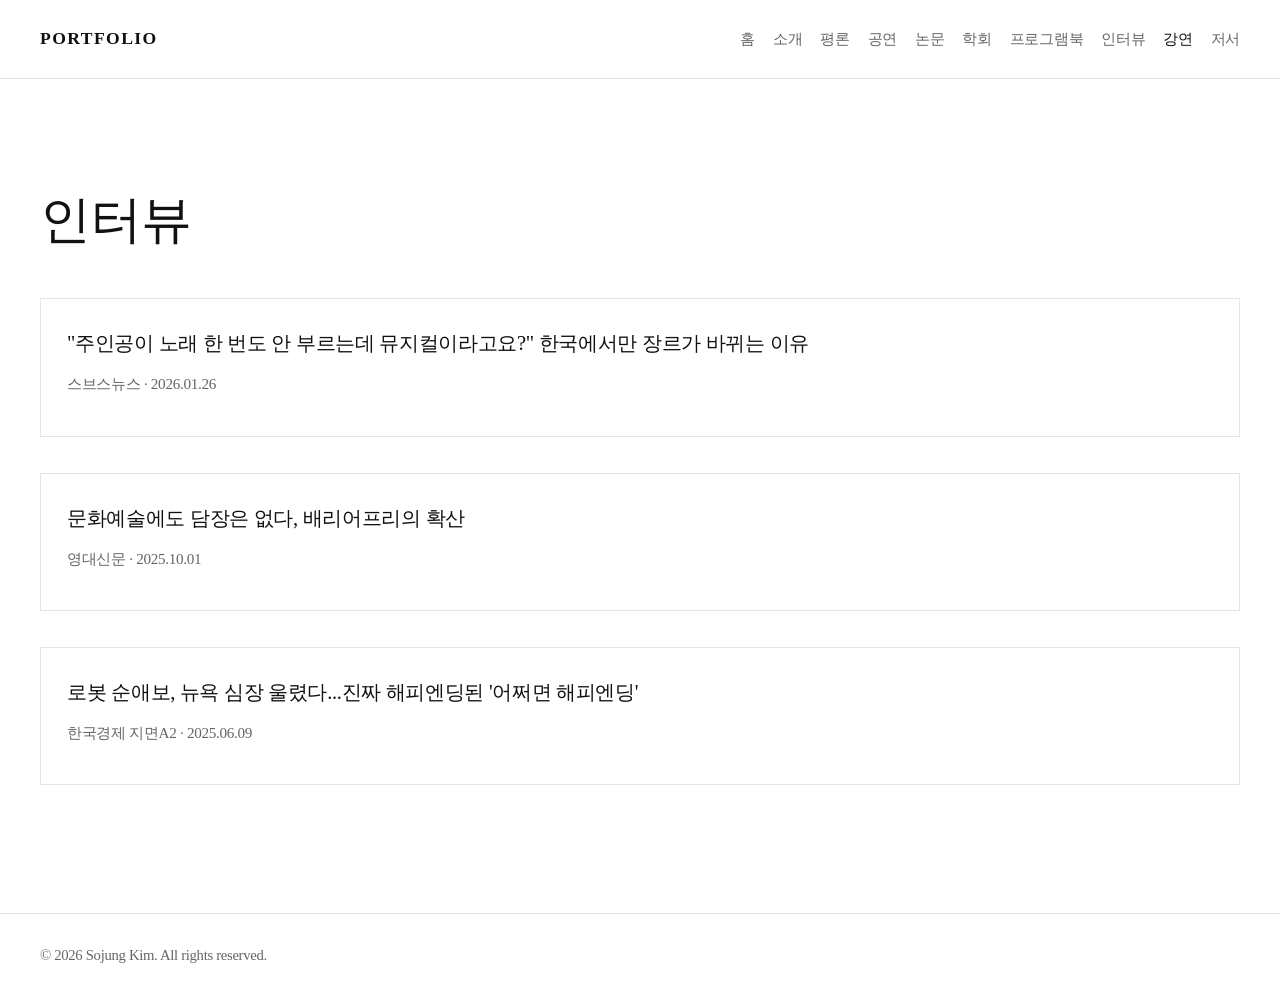
<file: interview.html>
<!DOCTYPE html>
<html lang="ko">
<head>
  <meta charset="UTF-8">
  <meta name="viewport" content="width=device-width, initial-scale=1.0">
  <title>강연 | Portfolio</title>
  <link rel="stylesheet" href="style.css">
</head>
<body>
  <header>
    <div class="container nav">
      <a href="index.html" class="brand">Portfolio</a>
      <ul class="nav-links">
        <li><a href="index.html">홈</a></li>
        <li><a href="about.html">소개</a></li>
        <li><a href="critics.html">평론</a></li>
        <li><a href="performances.html">공연</a></li>
        <li><a href="papers.html">논문</a></li>
        <li><a href="conference.html">학회</a></li>
        <li><a href="programbook.html">프로그램북</a></li>
	<li><a href="interview.html">인터뷰</a></li>
        <li><a href="lectures.html" class="active">강연</a></li>
        <li><a href="books.html">저서</a></li>
      </ul>
    </div>
  </header>

  <main>
    <section class="page-section">
      <div class="container">
        <div class="section-head">
          <h1>인터뷰</h1>
        </div>

  <div class="list-wrap">

<article class="feature">
            <div class="item-title">
<a href="https://youtu.be/MPz9goiedQY?si=bm7Fn3WA2jTCb9sC">	
"주인공이 노래 한 번도 안 부르는데 뮤지컬이라고요?" 한국에서만 장르가 바뀌는 이유</div>
            <div class="meta">스브스뉴스 · 2026.01.26</div>
          </article>


<article class="feature">
            <div class="item-title">
<a href="https://yumedia.yu.ac.kr/news/articleView.html?idxno=23587">	
문화예술에도 담장은 없다, 배리어프리의 확산</div>
            <div class="meta">영대신문 · 2025.10.01</div>
          </article>


          <article class="feature">
            <div class="item-title">
<a href="https://www.hankyung.com/article/2025060933981">	
로봇 순애보, 뉴욕 심장 울렸다...진짜 해피엔딩된 '어쩌면 해피엔딩'</div>
            <div class="meta">한국경제 지면A2 · 2025.06.09</div>
          </article>

          
        </div>
      </div>
    </section>
  </main>

  <footer>
    <div class="container">© 2026 Sojung Kim. All rights reserved.</div>
  </footer>
</body>
</html>
</file>
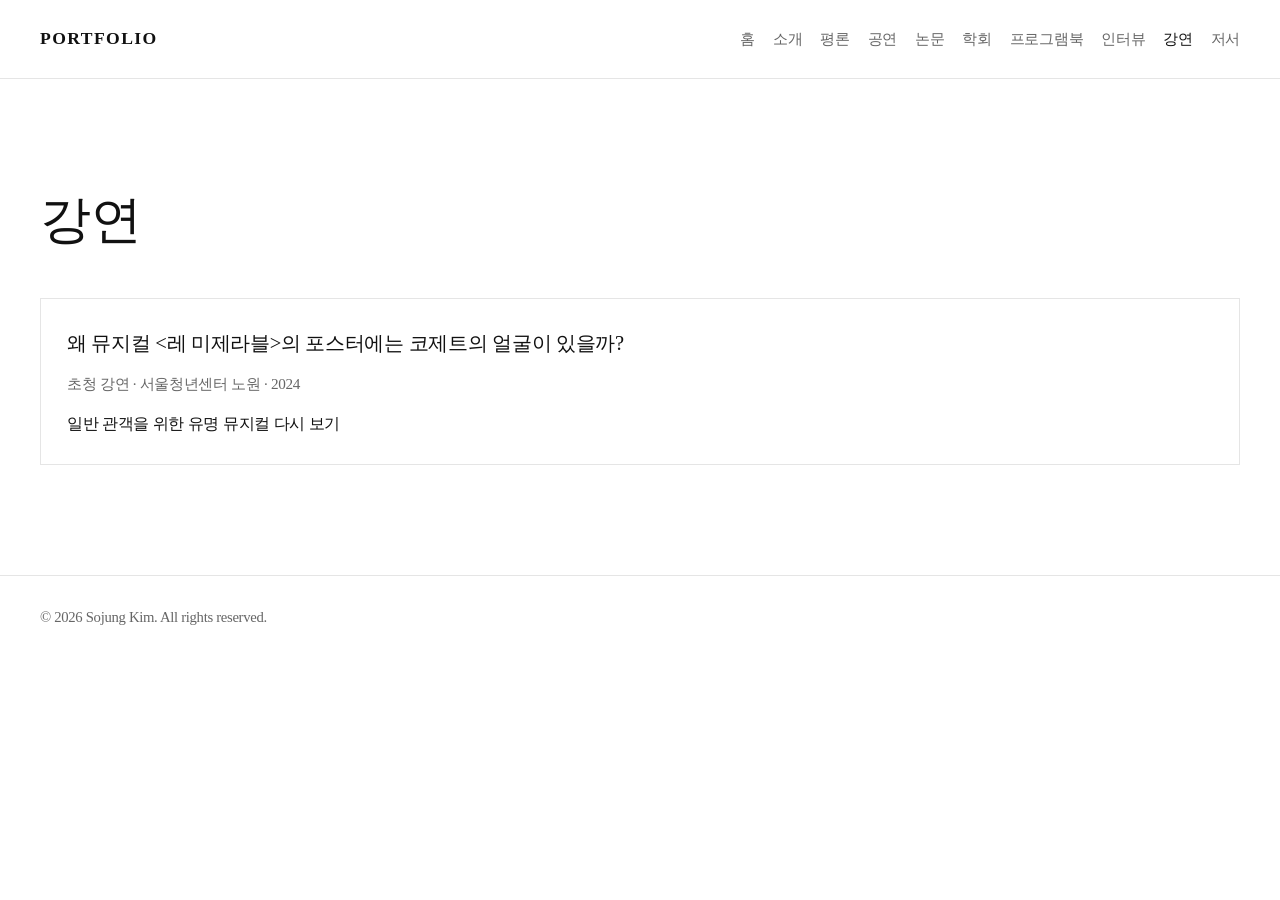
<file: lectures.html>
<!DOCTYPE html>
<html lang="ko">
<head>
  <meta charset="UTF-8">
  <meta name="viewport" content="width=device-width, initial-scale=1.0">
  <title>강연 | Portfolio</title>
  <link rel="stylesheet" href="style.css">
</head>
<body>
  <header>
    <div class="container nav">
      <a href="index.html" class="brand">Portfolio</a>
      <ul class="nav-links">
        <li><a href="index.html">홈</a></li>
        <li><a href="about.html">소개</a></li>
        <li><a href="critics.html">평론</a></li>
        <li><a href="performances.html">공연</a></li>
        <li><a href="papers.html">논문</a></li>
        <li><a href="conference.html">학회</a></li>
        <li><a href="programbook.html">프로그램북</a></li>
	<li><a href="interview.html">인터뷰</a></li>
        <li><a href="lectures.html" class="active">강연</a></li>
        <li><a href="books.html">저서</a></li>
      </ul>
    </div>
  </header>

  <main>
    <section class="page-section">
      <div class="container">
        <div class="section-head">
          <h1>강연</h1>
        </div>

        <div class="list-wrap">
          <article class="feature">
            <div class="item-title">왜 뮤지컬 <레 미제라블>의 포스터에는 코제트의 얼굴이 있을까?</div>
            <div class="meta">초청 강연 · 서울청년센터 노원 · 2024</div>
            <p>일반 관객을 위한 유명 뮤지컬 다시 보기</p>
          </article>

          
        </div>
      </div>
    </section>
  </main>

  <footer>
    <div class="container">© 2026 Sojung Kim. All rights reserved.</div>
  </footer>
</body>
</html>
</file>
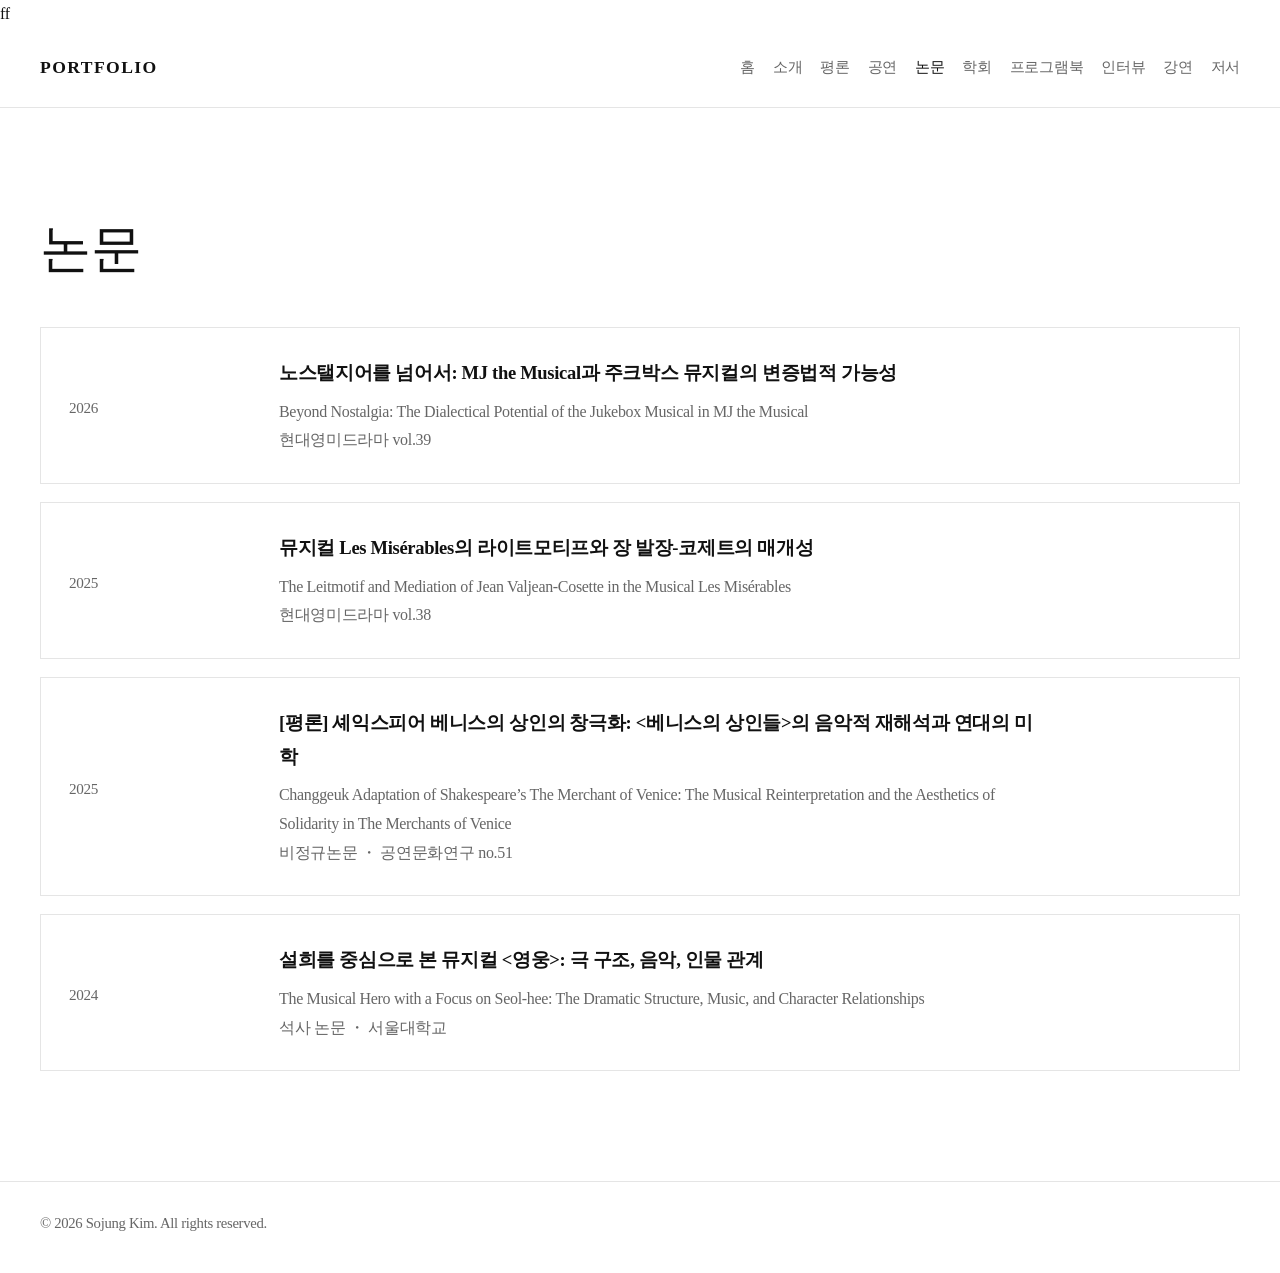
<file: papers.html>
ff<!DOCTYPE html>
<html lang="ko">
<head>
  <meta charset="UTF-8">
  <meta name="viewport" content="width=device-width, initial-scale=1.0">
  <title>논문 | Portfolio</title>
  <link rel="stylesheet" href="style.css">
</head>
<body>
  <header>
    <div class="container nav">
      <a href="index.html" class="brand">Portfolio</a>
      <ul class="nav-links">
        <li><a href="index.html">홈</a></li>
        <li><a href="about.html">소개</a></li>
        <li><a href="critics.html">평론</a></li>
        <li><a href="performances.html">공연</a></li>
        <li><a href="papers.html" class="active">논문</a></li>
        <li><a href="conference.html">학회</a></li>
        <li><a href="programbook.html">프로그램북</a></li>
	<li><a href="interview.html">인터뷰</a></li>
        <li><a href="lectures.html">강연</a></li>
        <li><a href="books.html">저서</a></li>
      </ul>
    </div>
  </header>

  <main>
    <section class="page-section">
      <div class="container">
        <div class="section-head">
          <h1>논문</h1>
        </div>

        <div class="list-wrap">

       <article class="list-item">
            <div class="year">2026</div>
            <div>
<h3>
  <a href="https://www.kci.go.kr/kciportal/ci/sereArticleSearch/ciSereArtiView.kci?sereArticleSearchBean.artiId=ART003373010" target="_blank">
   노스탤지어를 넘어서: MJ the Musical과 주크박스 뮤지컬의 변증법적 가능성 
  </a>
</h3>
              <p>Beyond Nostalgia: The Dialectical Potential of the Jukebox Musical in MJ the Musical</p>
				<p>현대영미드라마 vol.39</p>
            </div>
          </article>
			
          <article class="list-item">
            <div class="year">2025</div>
            <div>
<h3>
  <a href="https://www.kci.go.kr/kciportal/ci/sereArticleSearch/ciSereArtiView.kci?sereArticleSearchBean.artiId=ART003282641" target="_blank">
    뮤지컬 Les Misérables의 라이트모티프와 장 발장-코제트의 매개성
  </a>
</h3>
              <p>The Leitmotif and Mediation of Jean Valjean-Cosette in the Musical Les Misérables</p>
				<p>현대영미드라마 vol.38</p>
            </div>
          </article>

          <article class="list-item">
            <div class="year">2025</div>
            <div>
              <h3>
				  <a href="https://www.kci.go.kr/kciportal/landing/article.kci?arti_id=ART003256355" target="_blank">
					  [평론] 셰익스피어 베니스의 상인의 창극화: <베니스의 상인들>의 음악적 재해석과 연대의 미학
				  </a>
			  </h3>
				<p>Changgeuk Adaptation of Shakespeare’s The Merchant of Venice: The Musical Reinterpretation and the Aesthetics of Solidarity in The Merchants of Venice</p>
              <p>비정규논문 ・ 공연문화연구 no.51</p>
            </div>
          </article>

          <article class="list-item">
            <div class="year">2024</div>
            <div>
              <h3>
				  <a href="https://s-space.snu.ac.kr/handle/10371/210756" target="_blank">
					  설희를 중심으로 본 뮤지컬 <영웅>: 극 구조, 음악, 인물 관계
				  </a>
			  </h3>
				<p>The Musical Hero with a Focus on Seol-hee: The Dramatic Structure, Music, and Character Relationships</p>
              <p>석사 논문 ・ 서울대학교</p>
            </div>
          </article>
        </div>
      </div>
    </section>
  </main>

  <footer>
    <div class="container">© 2026 Sojung Kim. All rights reserved.</div>
  </footer>
</body>
</html>
</file>
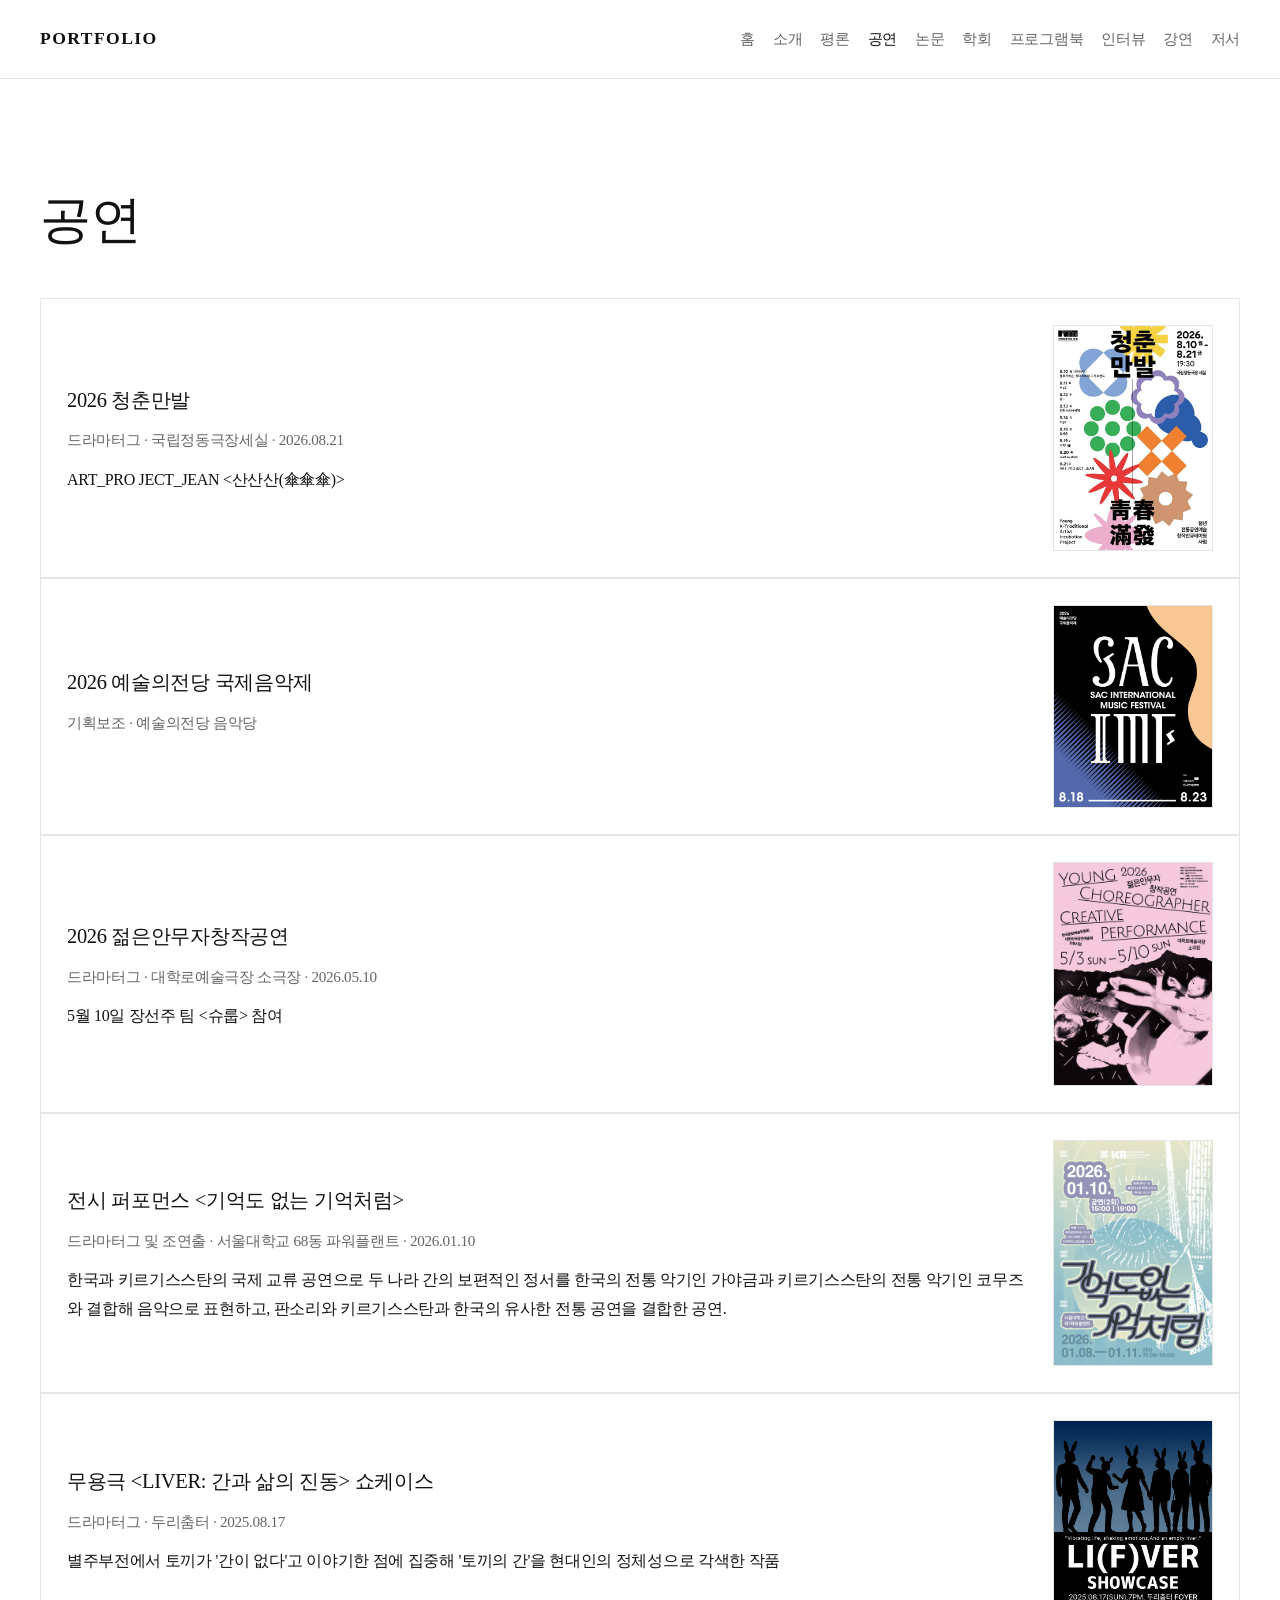
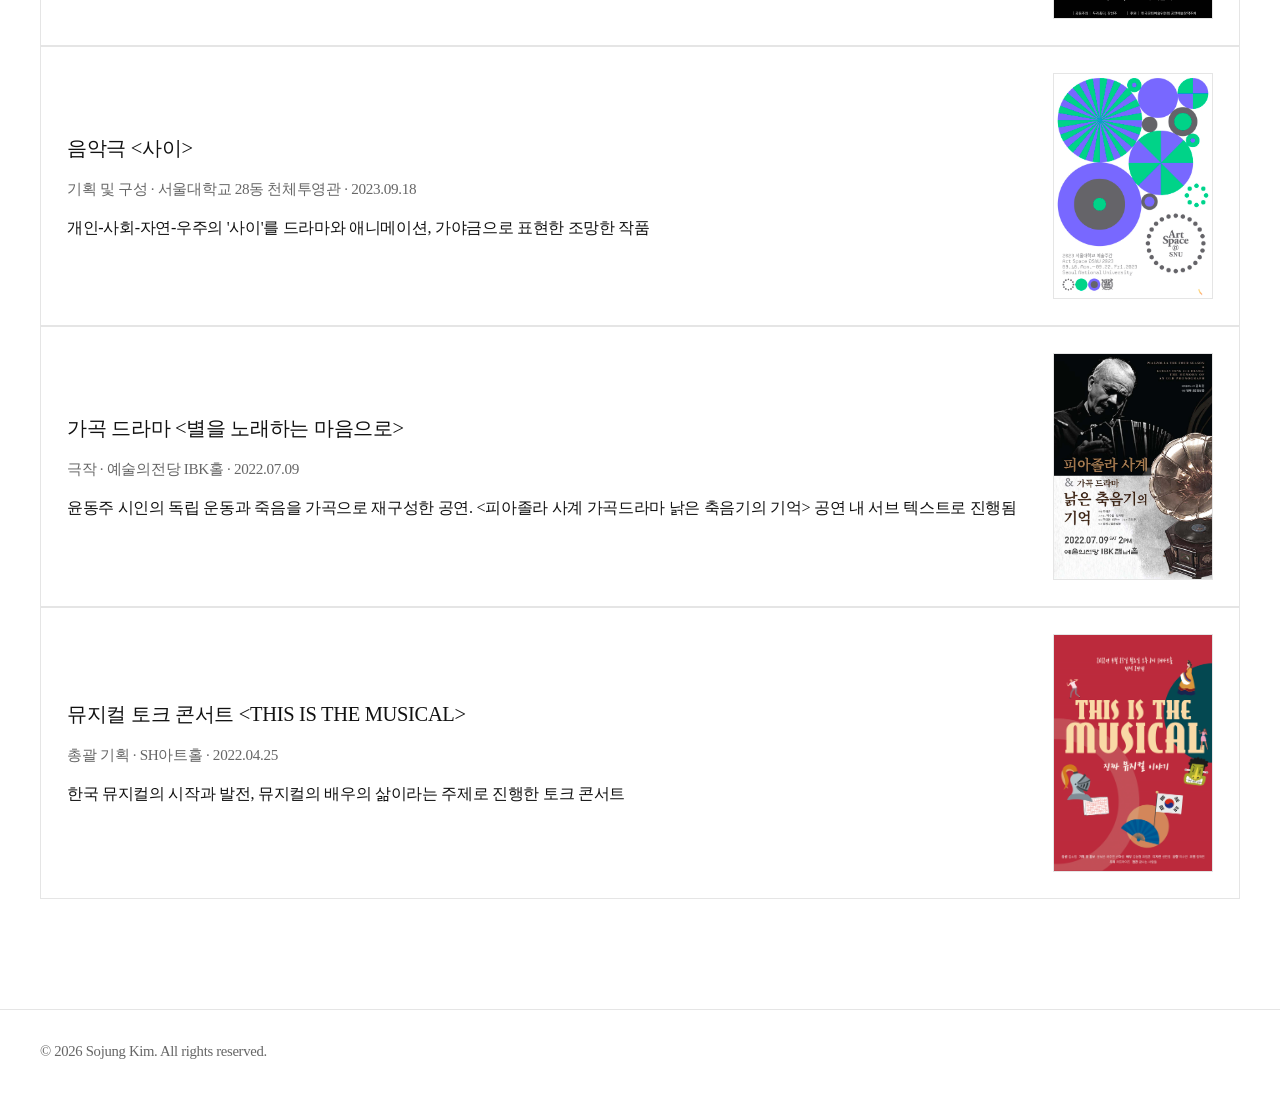
<file: performances.html>
<!DOCTYPE html>
<html lang="ko">
<head>
  <meta charset="UTF-8">
  <meta name="viewport" content="width=device-width, initial-scale=1.0">
  <title>공연 | Portfolio</title>
  <link rel="stylesheet" href="style.css">
</head>
<body class="performances-page">
  <header>
    <div class="container nav">
      <a href="index.html" class="brand">Portfolio</a>
      <ul class="nav-links">
        <li><a href="index.html">홈</a></li>
        <li><a href="about.html">소개</a></li>
        <li><a href="critics.html">평론</a></li>
        <li><a href="performances.html" class="active">공연</a></li>
        <li><a href="papers.html">논문</a></li>
        <li><a href="conference.html">학회</a></li>
        <li><a href="programbook.html">프로그램북</a></li>
        <li><a href="interview.html">인터뷰</a></li>
        <li><a href="lectures.html">강연</a></li>
        <li><a href="books.html">저서</a></li>
      </ul>
    </div>
  </header>


  <main>
    <section class="page-section">
      <div class="container">
        <div class="section-head">
          <h1>공연</h1>
        </div>

        <div class="performance-list">

 <article class="feature performance-item">
<div class="performance-text">
            <div class="item-title">2026 청춘만발</div>
            <div class="meta">드라마터그 · 국립정동극장세실 · 2026.08.21</div>
            <p>ART_PRO JECT_JEAN <산산산(傘傘傘)></p>
  
</div>

<div class="performance-poster">
<img src="sansansan.jpeg" alt="공연 포스터">
</div>          
</article>

          
<article class="feature performance-item">
<div class="performance-text">
            <div class="item-title">2026 예술의전당 국제음악제</div>
            <div class="meta">기획보조 · 예술의전당 음악당</div>
</div>

<div class="performance-poster">
<img src="music festival.jpeg" alt="공연 포스터">
</div>          
</article>

          
 <article class="feature performance-item">
<div class="performance-text">
            <div class="item-title">2026 젊은안무자창작공연</div>
            <div class="meta">드라마터그 · 대학로예술극장 소극장 · 2026.05.10</div>
            <p>5월 10일 장선주 팀 <슈룹> 참여</p>
</div>

<div class="performance-poster">
<img src="dance.jpg" alt="공연 포스터">
</div>          
</article>


<article class="feature performance-item">
<div class="performance-text">

            <div class="item-title">
<a href="https://culture.snu.ac.kr/event/komuz/">
전시 퍼포먼스 <기억도 없는 기억처럼>
</a>
</div>
            <div class="meta">드라마터그 및 조연출 · 서울대학교 68동 파워플랜트 · 2026.01.10</div>
            <p>한국과 키르기스스탄의 국제 교류 공연으로 두 나라 간의 보편적인 정서를 한국의 전통 악기인 가야금과 키르기스스탄의 전통 악기인 코무즈와 결합해 음악으로 표현하고, 판소리와 키르기스스탄과 한국의 유사한 전통 공연을 결합한 공연.</p>
</div>

<div class="performance-poster">
<img src="komuz.jpg" alt="공연 포스터">
</div>
          </article>


          <article class="feature performance-item">
<div class="performance-text">
            <div class="item-title">무용극 &lt;LIVER: 간과 삶의 진동&gt; 쇼케이스</div>
            <div class="meta">드라마터그 · 두리춤터 · 2025.08.17</div>
            <p>별주부전에서 토끼가 '간이 없다'고 이야기한 점에 집중해 '토끼의 간'을 현대인의 정체성으로 각색한 작품</p>
</div>

<div class="performance-poster">
<img src="liver.png" alt="Liver 포스터">
</div>          
</article>


<article class="feature performance-item">
<div class="performance-text">
            <div class="item-title">음악극 <사이></div>
            <div class="meta">기획 및 구성 · 서울대학교 28동 천체투영관 · 2023.09.18</div>
            <p>개인-사회-자연-우주의 '사이'를 드라마와 애니메이션, 가야금으로 표현한 조망한 작품</p>
</div>

<div class="performance-poster">
<img src="between.jpg" alt="between 포스터">
</div>   
          </article>

<article class="feature performance-item">
<div class="performance-text">
            <div class="item-title">가곡 드라마 <별을 노래하는 마음으로></div>
            <div class="meta">극작 · 예술의전당 IBK홀 · 2022.07.09</div>
            <p>윤동주 시인의 독립 운동과 죽음을 가곡으로 재구성한 공연. <피아졸라 사계 가곡드라마 낡은 축음기의 기억> 공연 내 서브 텍스트로 진행됨</p>
</div>

<div class="performance-poster">
<img src="music.png" alt="music 포스터">
</div>
          </article>

<article class="feature performance-item">
<div class="performance-text">
            <div class="item-title">뮤지컬 토크 콘서트 &lt;THIS IS THE MUSICAL&gt;</div>
            <div class="meta">총괄 기획 · SH아트홀 · 2022.04.25</div>
            <p>한국 뮤지컬의 시작과 발전, 뮤지컬의 배우의 삶이라는 주제로 진행한 토크 콘서트</p>
</div>

<div class="performance-poster">
<img src="show.png" alt="공연 포스터">
</div>
          </article>

        </div>
      </div>
    </section>
  </main>

  <footer>
    <div class="container">© 2026 Sojung Kim. All rights reserved.</div>
  </footer>
</body>
</html>
</file>
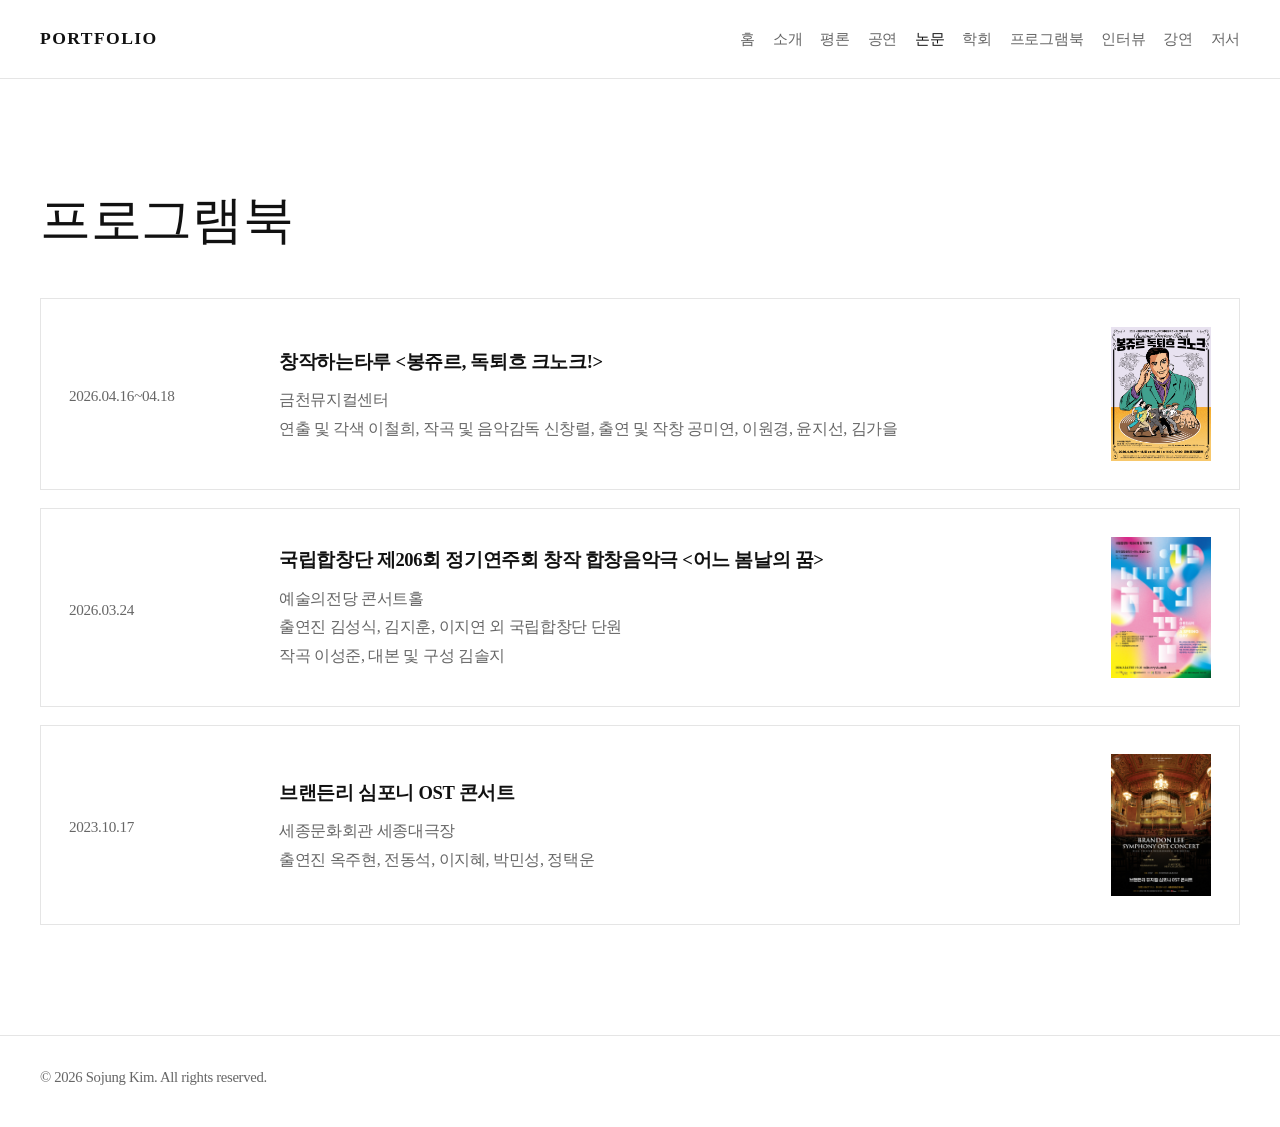
<file: programbook.html>
<!DOCTYPE html>
<html lang="ko">
<head>
  <meta charset="UTF-8">
  <meta name="viewport" content="width=device-width, initial-scale=1.0">
  <title>논문 | Portfolio</title>
  <link rel="stylesheet" href="style.css">
</head>
<body>
  <header>
    <div class="container nav">
      <a href="index.html" class="brand">Portfolio</a>
      <ul class="nav-links">
        <li><a href="index.html">홈</a></li>
        <li><a href="about.html">소개</a></li>
        <li><a href="critics.html">평론</a></li>
        <li><a href="performances.html">공연</a></li>
        <li><a href="papers.html" class="active">논문</a></li>
        <li><a href="conference.html">학회</a></li>
        <li><a href="programbook.html">프로그램북</a></li>
	<li><a href="interview.html">인터뷰</a></li>
        <li><a href="lectures.html">강연</a></li>
        <li><a href="books.html">저서</a></li>
      </ul>
    </div>
  </header>

  <main>
    <section class="page-section">
      <div class="container">
        <div class="section-head">
          <h1>프로그램북</h1>
        </div>

		      <div class="list-wrap">
          <article class="list-item">
            <div class="year">2026.04.16~04.18</div>
            <div>
              <h3>창작하는타루 <봉쥬르, 독퇴흐 크노크!></h3>
              <p>금천뮤지컬센터</p>
              <p>연출 및 각색 이철희, 작곡 및 음악감독 신창렬, 출연 및 작창 공미연, 이원경, 윤지선, 김가을</p>           
            </div>

			  <div class="thumb">
    <img src="image3.gif">
  </div>
</article>

        <div class="list-wrap">
          <article class="list-item">
            <div class="year">2026.03.24</div>
            <div>
              <h3>국립합창단 제206회 정기연주회 창작 합창음악극 <어느 봄날의 꿈></h3>
              <p>예술의전당 콘서트홀</p>
              <p>출연진 김성식, 김지훈, 이지연 외 국립합창단 단원</p>
              <p>작곡 이성준, 대본 및 구성 김솔지</p>
            </div>

 <div class="thumb">
    <img src="image1.jpg">
  </div>
</article>
 
<div class="list-wrap">
          <article class="list-item">
            <div class="year">2023.10.17</div>
            <div>
              <h3>브랜든리 심포니 OST 콘서트</h3>
              <p>세종문화회관 세종대극장</p>
              <p>출연진 옥주현, 전동석, 이지혜, 박민성, 정택운</p>
            </div>

<div class="thumb">
    <img src="image2.jpg">
  </div>

          </article>
        </div>

  

      </div>
    </section>
  </main>

  <footer>
    <div class="container">© 2026 Sojung Kim. All rights reserved.</div>
  </footer>
</body>
</html>
</file>
<file: style.css>
:root {
  --bg: #ffffff;
  --text: #111111;
  --muted: #666666;
  --line: #e5e5e5;
  --soft: #f7f7f7;
  --max: 1200px;
}

* {
  margin: 0;
  padding: 0;
  box-sizing: border-box;
}

html {
  scroll-behavior: smooth;
}

body {
  font-family: "Noto Serif KR", "Apple SD Gothic Neo", "Malgun Gothic", serif;
  background: var(--bg);
  color: var(--text);
  line-height: 1.8;
  letter-spacing: -0.02em;
}

a {
  color: inherit;
  text-decoration: none;
  transition: opacity 0.2s ease;
}

a:hover {
  opacity: 0.6;
}

img {
  display: block;
  max-width: 100%;
}

.container {
  width: min(100% - 40px, var(--max));
  margin: 0 auto;
}

header {
  position: sticky;
  top: 0;
  z-index: 1000;
  background: rgba(255,255,255,0.92);
  backdrop-filter: blur(10px);
  border-bottom: 1px solid var(--line);
}

.nav {
  min-height: 78px;
  display: flex;
  align-items: center;
  justify-content: space-between;
  gap: 24px;
}

.brand {
  font-size: 1.1rem;
  font-weight: 700;
  letter-spacing: 0.08em;
  text-transform: uppercase;
}

.nav-links {
  list-style: none;
  display: flex;
  flex-wrap: wrap;
  gap: 18px;
}

.nav-links a {
  font-size: 0.96rem;
  color: var(--muted);
}

.nav-links a.active,
.nav-links a:hover {
  color: var(--text);
}

.hero {
  min-height: calc(100vh - 78px);
  display: flex;
  align-items: center;
  border-bottom: 1px solid var(—line);
}

.hero-inner {
  max-width: 900px;
  margin: 0 auto;
  text-align: center;
}

.eyebrow {
  display: inline-block;
  margin-bottom: 18px;
  color: var(--muted);
  font-size: 0.92rem;
  letter-spacing: 0.08em;
  text-transform: uppercase;
}

.hero h1 {
  font-size: clamp(2rem, 4vw, 3rem);
  line-height: 1.12;
  font-weight: 500;
  margin-bottom: 22px;
}

.hero p {
  max-width: 760px;
  margin: 0 auto 32px;
  color: var(--muted);
  font-size: 1.05rem;
}

.hero-actions {
  display: flex;
  justify-content: center;
  flex-wrap: wrap;
  gap: 12px;
}

.btn {
  display: inline-flex;
  align-items: center;
  justify-content: center;
  min-width: 150px;
  padding: 12px 22px;
  border: 1px solid var(--text);
  background: transparent;
  color: var(--text);
  font-size: 0.95rem;
  transition: all 0.25s ease;
}

.btn:hover {
  background: var(--text);
  color: #fff;
  opacity: 1;
}

.btn.secondary {
  border-color: var(--line);
  color: var(--muted);
}

.btn.secondary:hover {
  border-color: var(--text);
  background: var(--text);
  color: #fff;
}

.page-section {
  padding: 110px 0;
}

.section-head {
  display: grid;
  grid-template-columns: 260px 1fr;
  gap: 28px;
  align-items: start;
  margin-bottom: 48px;
}

.section-head h1 {
  font-size: clamp(2rem, 4vw, 3.2rem);
  line-height: 1.2;
  font-weight: 500;
}

.section-head p {
  max-width: 760px;
  color: var(--muted);
}

.intro-grid {
  display: grid;
  grid-template-columns: 1.05fr 0.95fr;
  gap: 24px;
}

.panel,
.list-item,
.feature {
  border: 1px solid var(--line);
  background: #fff;
  transition: transform 0.25s ease, background 0.25s ease;
}

.panel:hover,
.list-item:hover,
.feature:hover {
  transform: translateY(-3px);
  background: var(--soft);
}

.panel {
  padding: 28px;
}

.panel h3 {
  font-size: 1.2rem;
  margin-bottom: 14px;
  font-weight: 600;
}

.panel p,
.meta,
.list-item p,
.year {
  color: var(--muted);
}

.profile-box {
  min-height: 480px;
  border: 1px solid var(--line);
  overflow: hidden;
  background: var(--soft);
}

.profile-box {
  width: 420px;   
  height: 620px;  
  overflow: hidden;
}

.profile-box img {
  width: 100%;
  height: 100%;
  object-fit: cover;
}

.grid-2 {
  display: grid;
  grid-template-columns: repeat(2, minmax(0, 1fr));
  gap: 22px;
}

.feature {
  padding: 26px;
}

.item-title {
  font-size: 1.28rem;
  font-weight: 500;
  margin-bottom: 8px;
}

.item-title a:hover {
  text-decoration: underline;
}

.meta {
  font-size: 0.95rem;
  margin-bottom: 12px;
}

.list-wrap {
  display: grid;
  gap: 18px;
}

.list-item {
  display: grid;
  grid-template-columns: 110px 1fr;
  gap: 22px;
  padding: 28px;
}

.year {
  font-size: 0.95rem;
  padding-top: 4px;
}

.list-item h3 {
  font-size: 1.16rem;
  margin-bottom: 8px;
  font-weight: 600;
}

.home-grid {
  display: grid;
  grid-template-columns: repeat(4, minmax(0, 1fr));
  gap: 18px;
  margin-top: 40px;
}

.home-link {
  border-top: 1px solid var(--text);
  padding-top: 14px;
}

.home-link span {
  display: block;
  color: var(--muted);
  font-size: 0.92rem;
  margin-bottom: 6px;
}

.home-link strong {
  font-size: 1.02rem;
  font-weight: 600;
}

footer {
  border-top: 1px solid var(--line);
  padding: 28px 0 36px;
  color: var(--muted);
  font-size: 0.92rem;
}

@media (max-width: 980px) {
  .nav {
    padding: 18px 0;
    flex-direction: column;
    align-items: flex-start;
  }

  .section-head,
  .intro-grid,
  .grid-2,
  .list-item,
  .home-grid {
    grid-template-columns: 1fr;
  }

  .hero {
    min-height: auto;
    padding: 120px 0 90px;
  }
}

@media (max-width: 640px) {
  .container {
    width: min(100% - 24px, var(--max));
  }

  .page-section {
    padding: 82px 0;
  }

  .panel,
  .list-item,
  .feature {
    padding: 22px;
  }

  .hero h1 {
    font-size: 2.5rem;
  }

  .profile-box {
    min-height: 340px;
  }
}

.list-item {
  display: grid;
  grid-template-columns: 180px 1fr 140px;
  gap: 30px;
  align-items: center;
  padding: 28px;
  border: 1px solid var(--line);
  background: #fff;
}

.list-item .year {
  font-size: 0.95rem;
  color: var(--muted);
}

.list-item .text {
  text-align: left;
}

.list-item .text h3 {
  margin-bottom: 12px;
  font-size: 1.2rem;
  font-weight: 600;
}

.list-item .text p {
  margin-bottom: 6px;
  color: var(--muted);
}

.list-item .thumb {
  width: 100px;
  justify-self: end;
}

.list-item .thumb img {
  width: 100%;
  height: auto;
  display: block;
  object-fit: cover;
}


.fade-up {
  opacity: 0;
  transform: translateY(24px);
  animation: fadeUp 0.9s ease forwards;
}

.delay-1 {
  animation-delay: 0.1s;
}

.delay-2 {
  animation-delay: 0.35s;
}

.delay-3 {
  animation-delay: 0.6s;
}

.delay-4 {
  animation-delay: 0.85s;
}

@keyframes fadeUp {
  to {
    opacity: 1;
    transform: translateY(0);
  }
}

.performances-list {
  display: grid;
  gap: 22px;
}

.performance-item {
  display: grid;
  grid-template-columns: 1fr 160px;
  gap: 24px;
  align-items: center;
  cursor: pointer;
}

.performance-text {
  min-width: 0;
}

.performance-poster {
  width: 160px;
  justify-self: end;
}

.performance-poster img {
  width: 100%;
  height: auto;
  display: block;
  object-fit: cover;
  border: 1px solid var(--line);
}

.image-modal {
  display: none;
  position: fixed;
  z-index: 3000;
  inset: 0;
  background: rgba(0, 0, 0, 0.85);
}

.image-modal-content {
  display: block;
  max-width: 88%;
  max-height: 82vh;
  margin: 60px auto;
  box-shadow: 0 10px 30px rgba(0,0,0,0.25);
}

.image-modal-close {
  position: absolute;
  top: 18px;
  right: 28px;
  font-size: 2.4rem;
  color: #fff;
  cursor: pointer;
  z-index: 3001;
}

.modal-nav {
  position: absolute;
  top: 50%;
  transform: translateY(-50%);
  background: rgba(255,255,255,0.12);
  color: white;
  border: none;
  font-size: 2rem;
  width: 52px;
  height: 52px;
  cursor: pointer;
  z-index: 3001;
}

.modal-prev {
  left: 20px;
}

.modal-next {
  right: 20px;
}

.modal-nav:hover {
  background: rgba(255,255,255,0.22);
}

@media (max-width: 768px) {
  .performances-page .performance-item {
    grid-template-columns: 1fr;
    align-items: start;
  }

  .performances-page .performance-poster {
    width: 140px;
    justify-self: start;
    margin-top: 14px;
  }

  .image-modal-content {
    max-width: 92%;
    max-height: 72vh;
    margin: 90px auto 0;
  }

  .modal-nav {
    width: 44px;
    height: 44px;
    font-size: 1.6rem;
  }

  .modal-prev {
    left: 10px;
  }

  .modal-next {
    right: 10px;
  }

  .image-modal-close {
    top: 12px;
    right: 16px;
    font-size: 2rem;
  }
}
</file>
